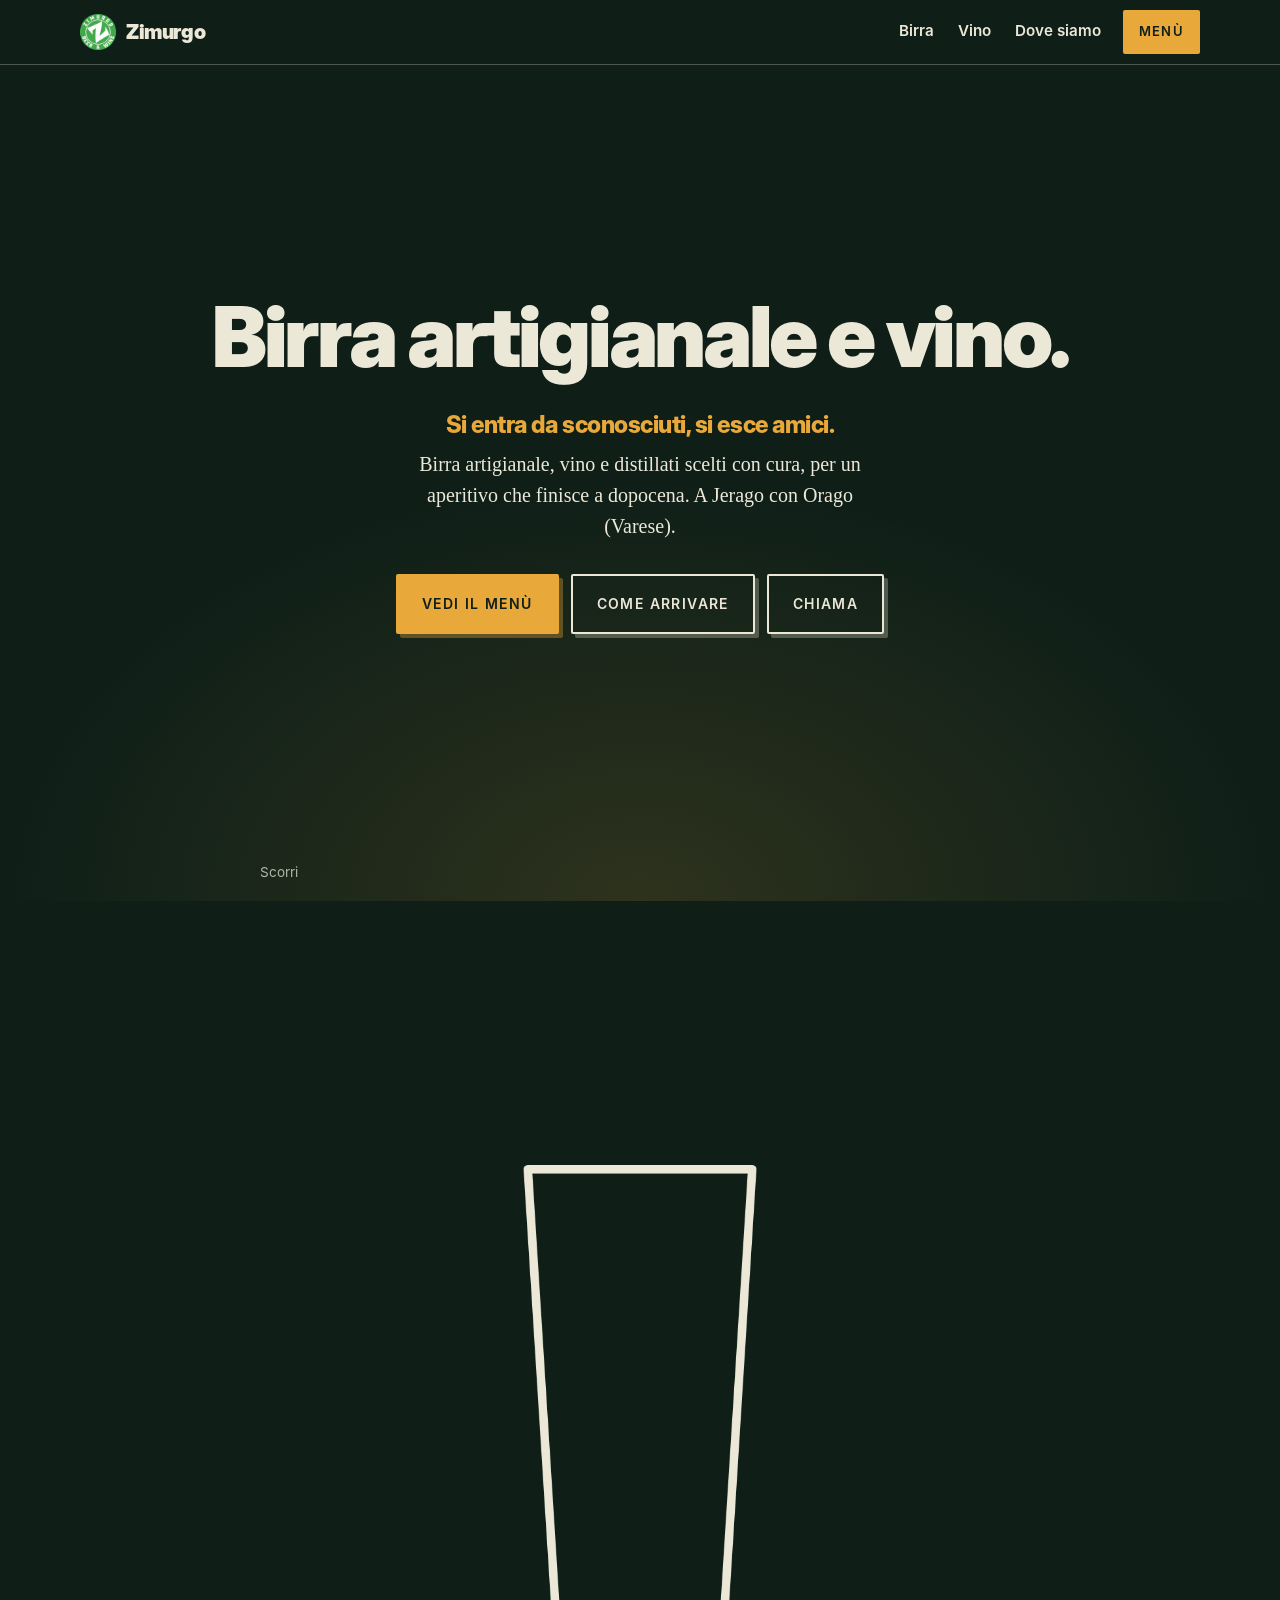
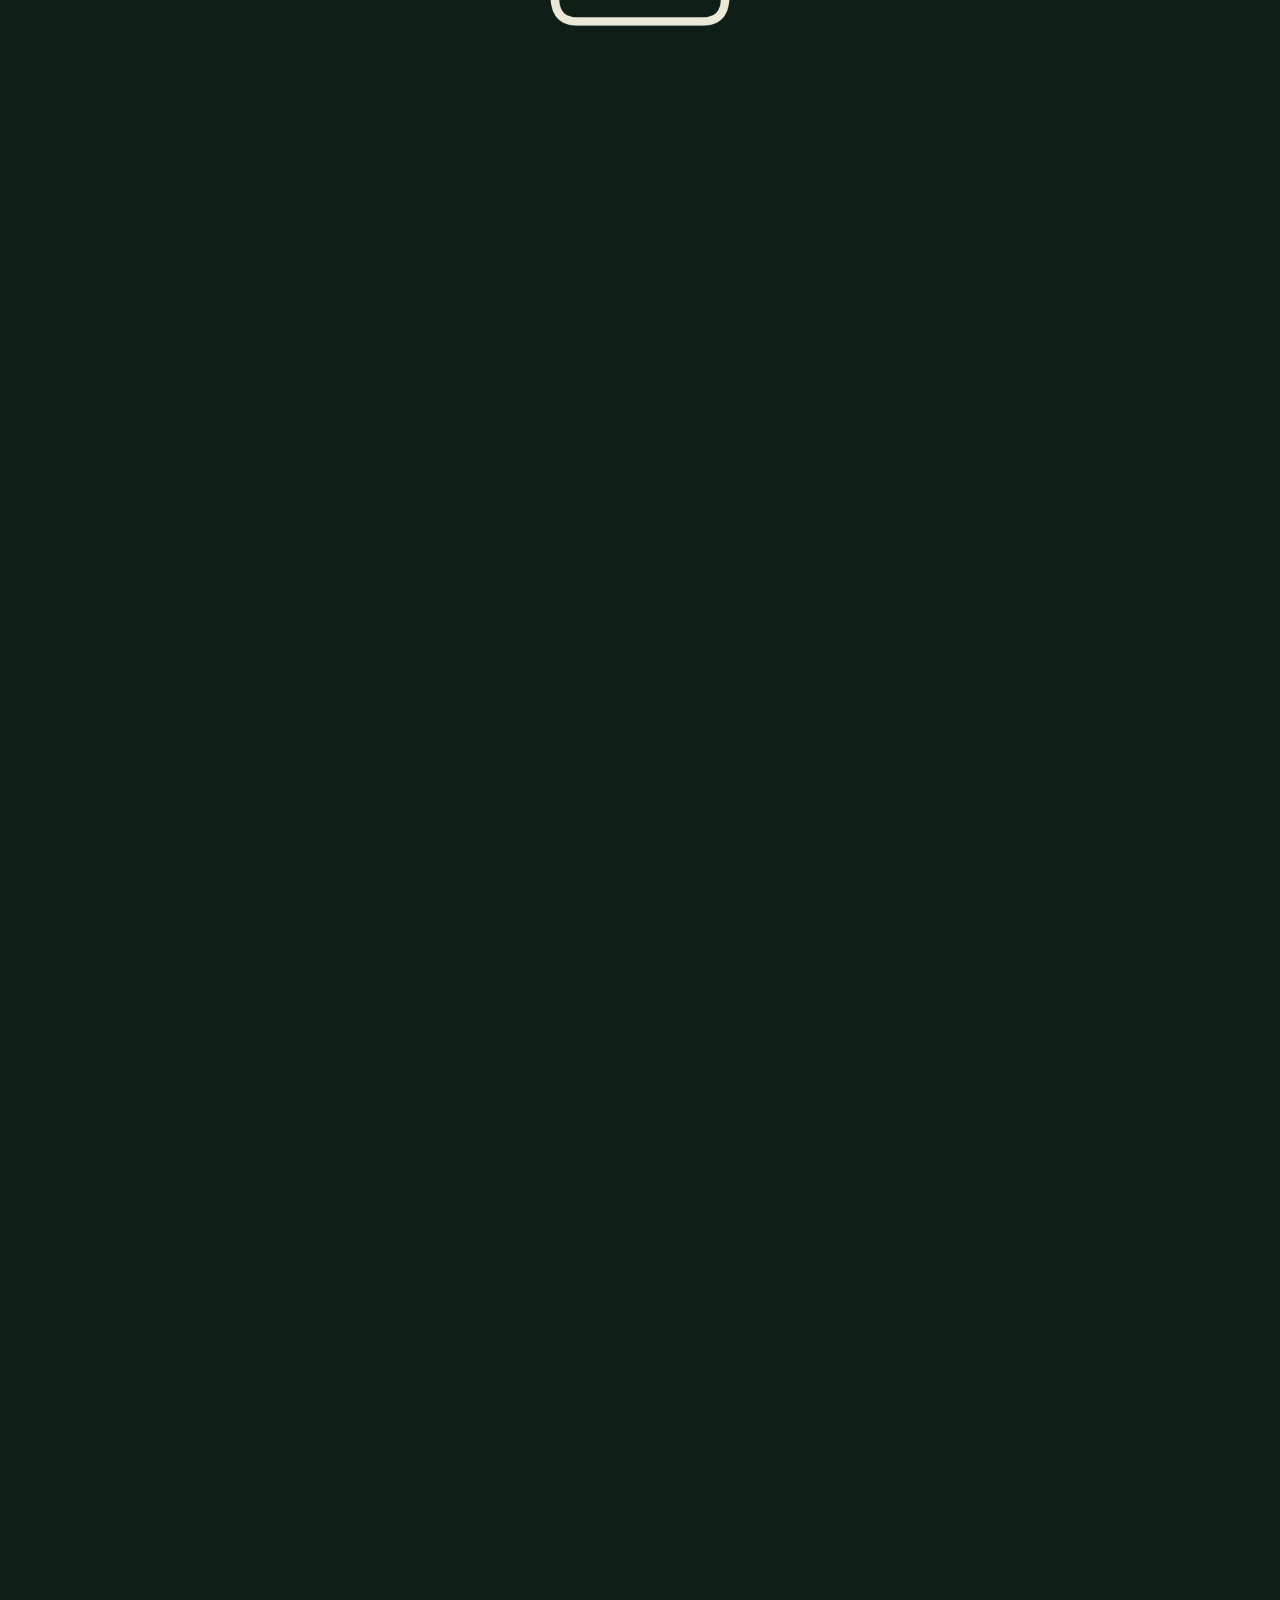
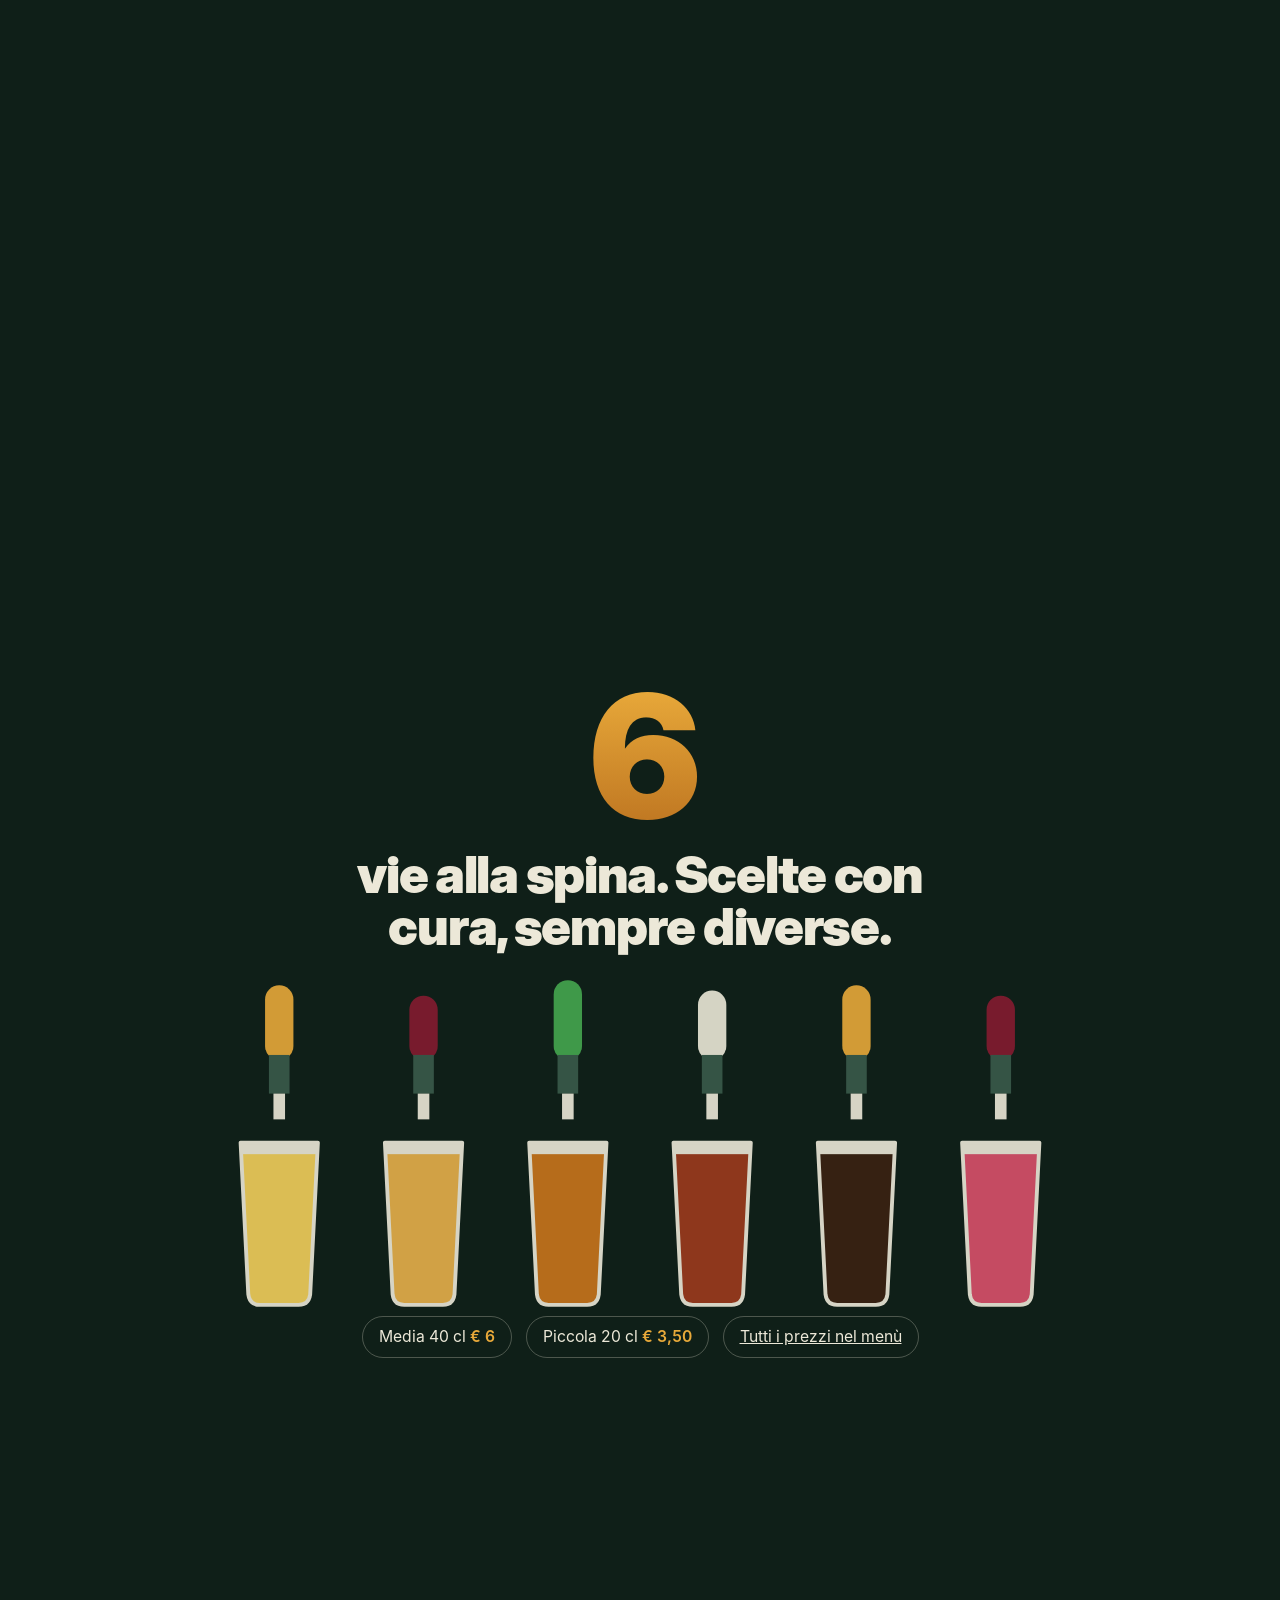
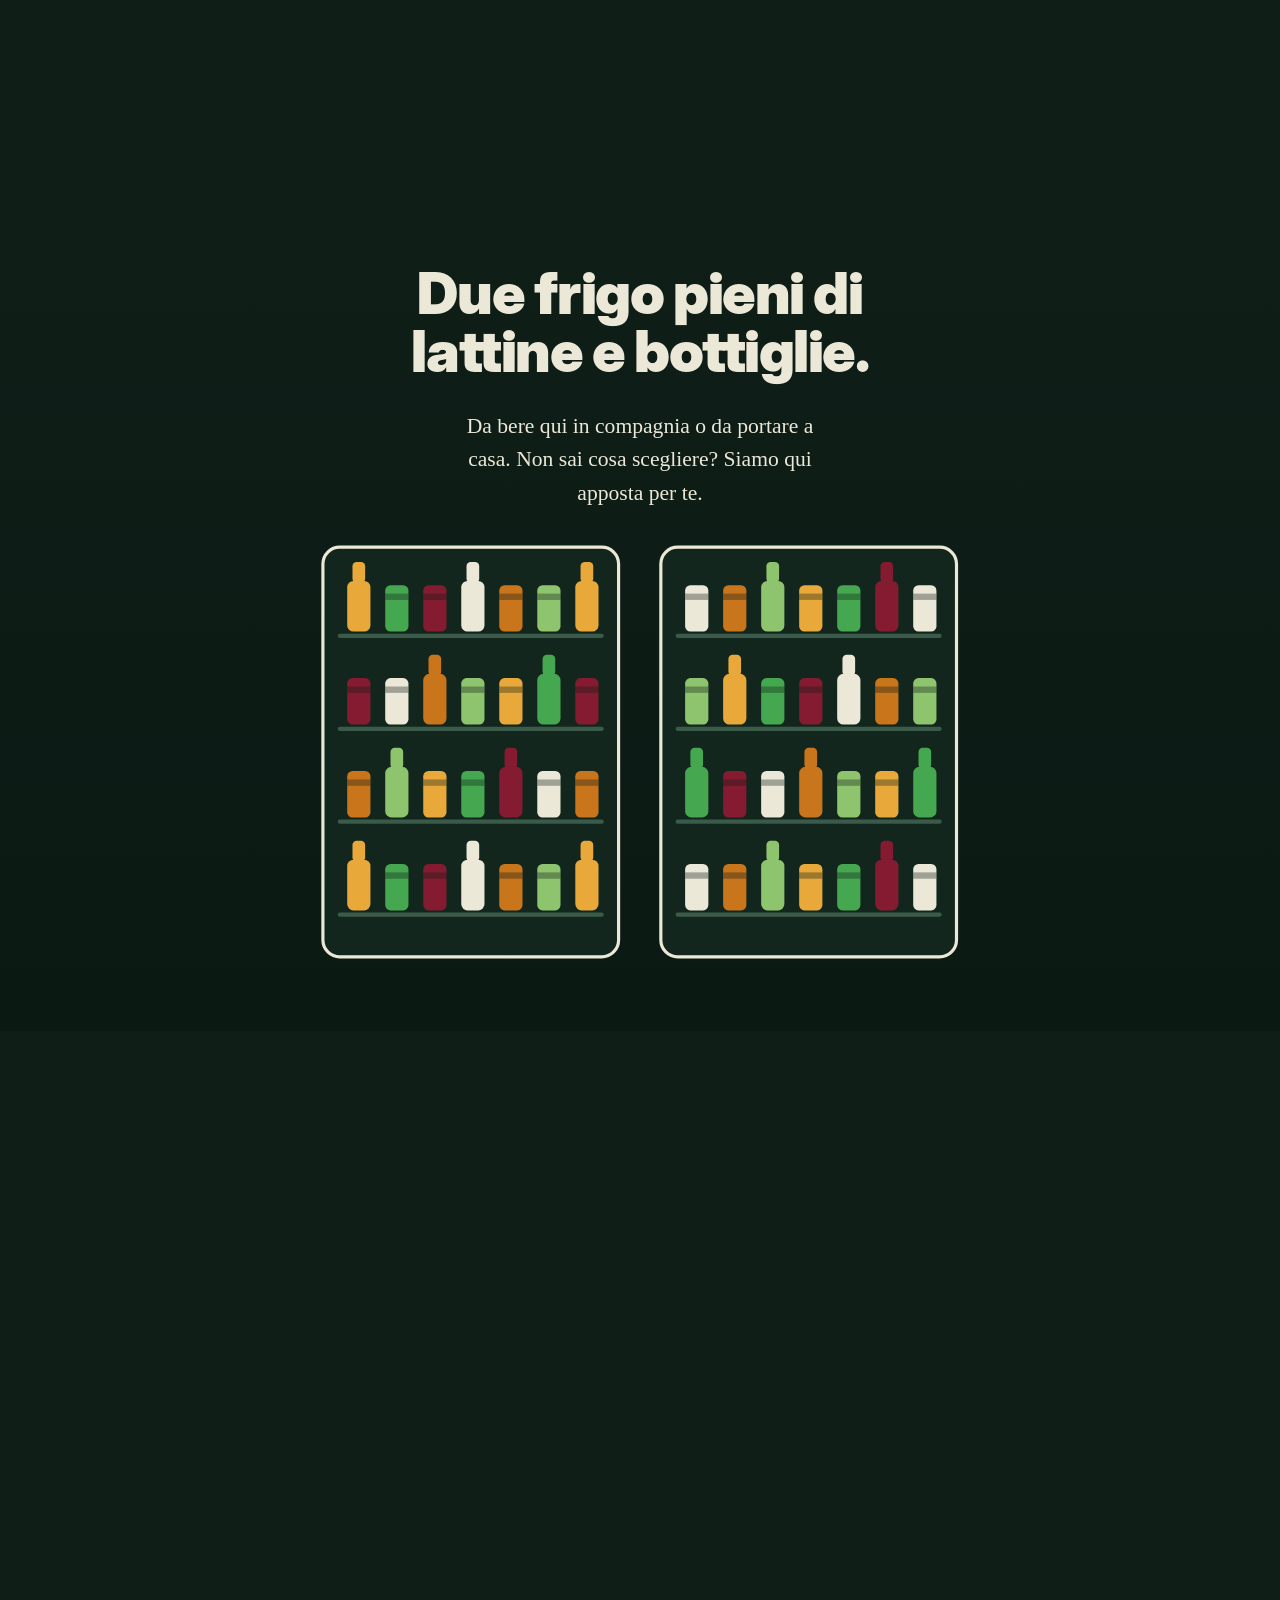
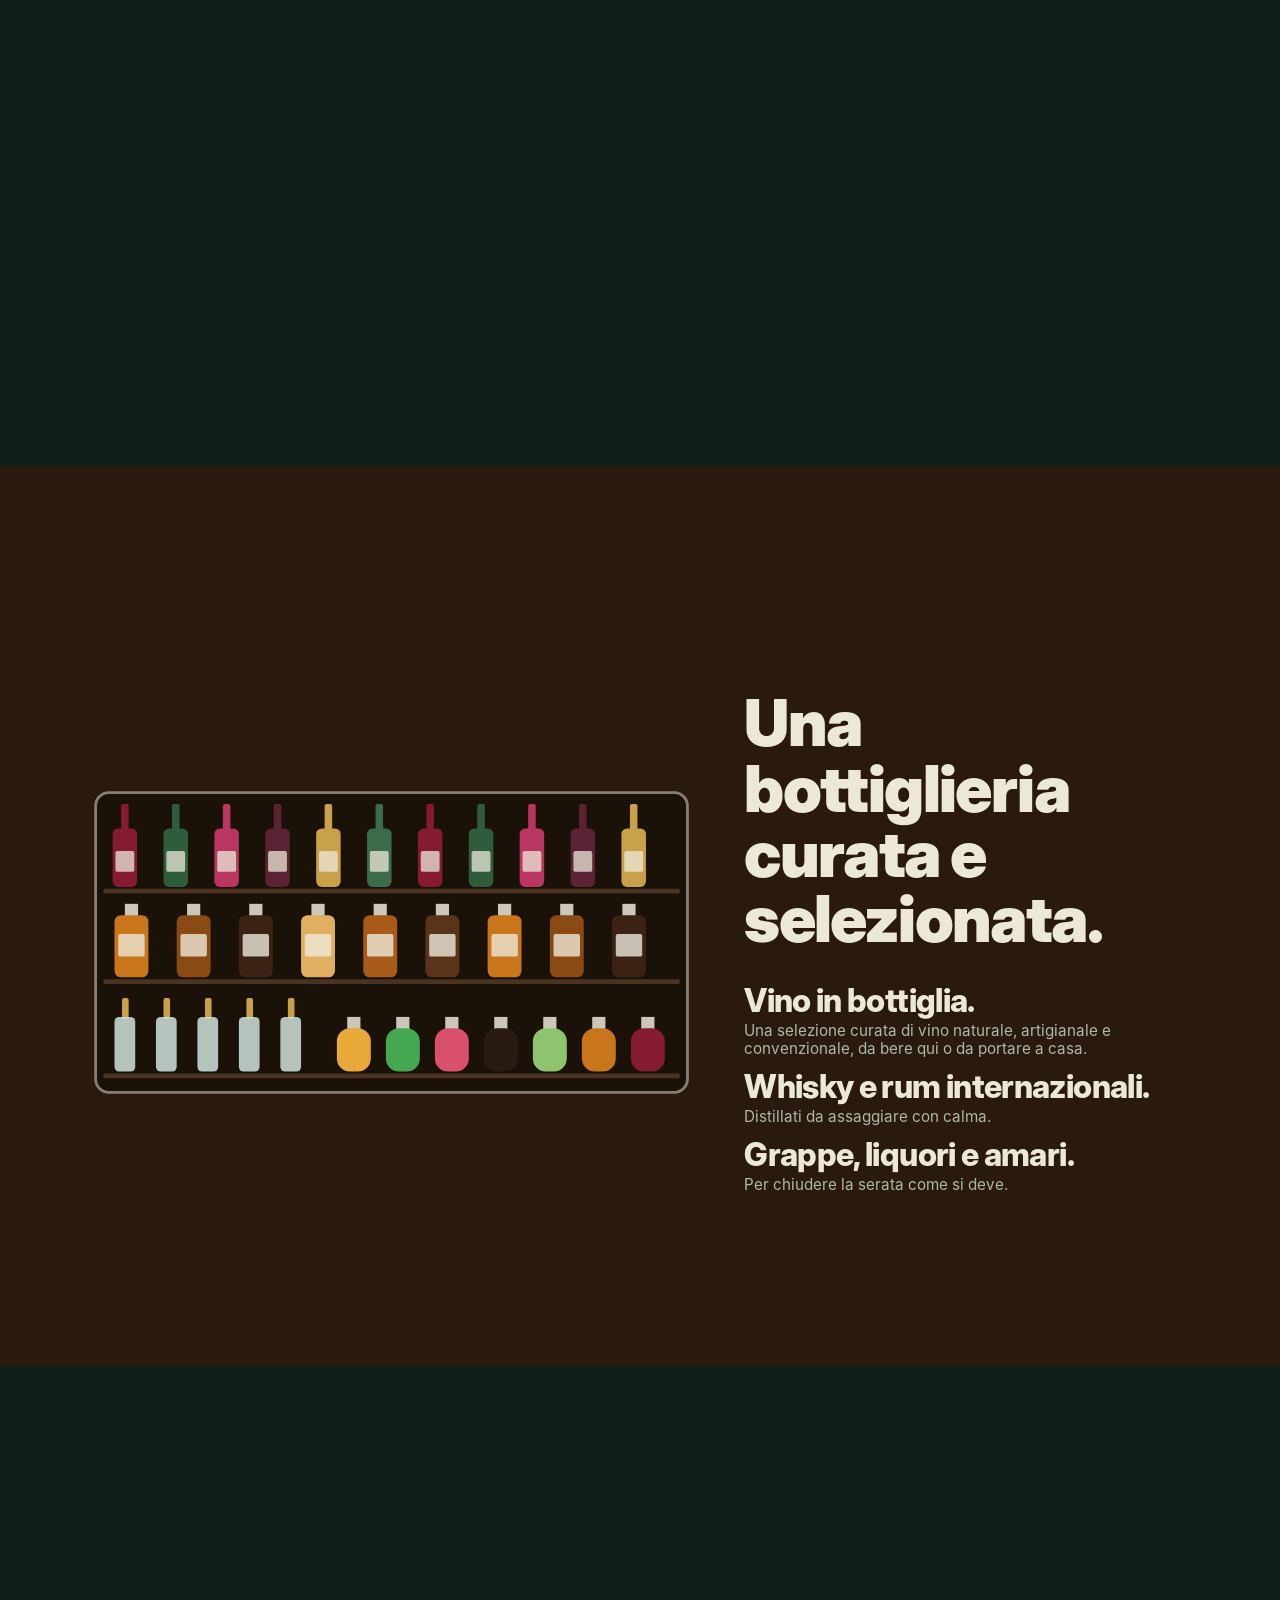
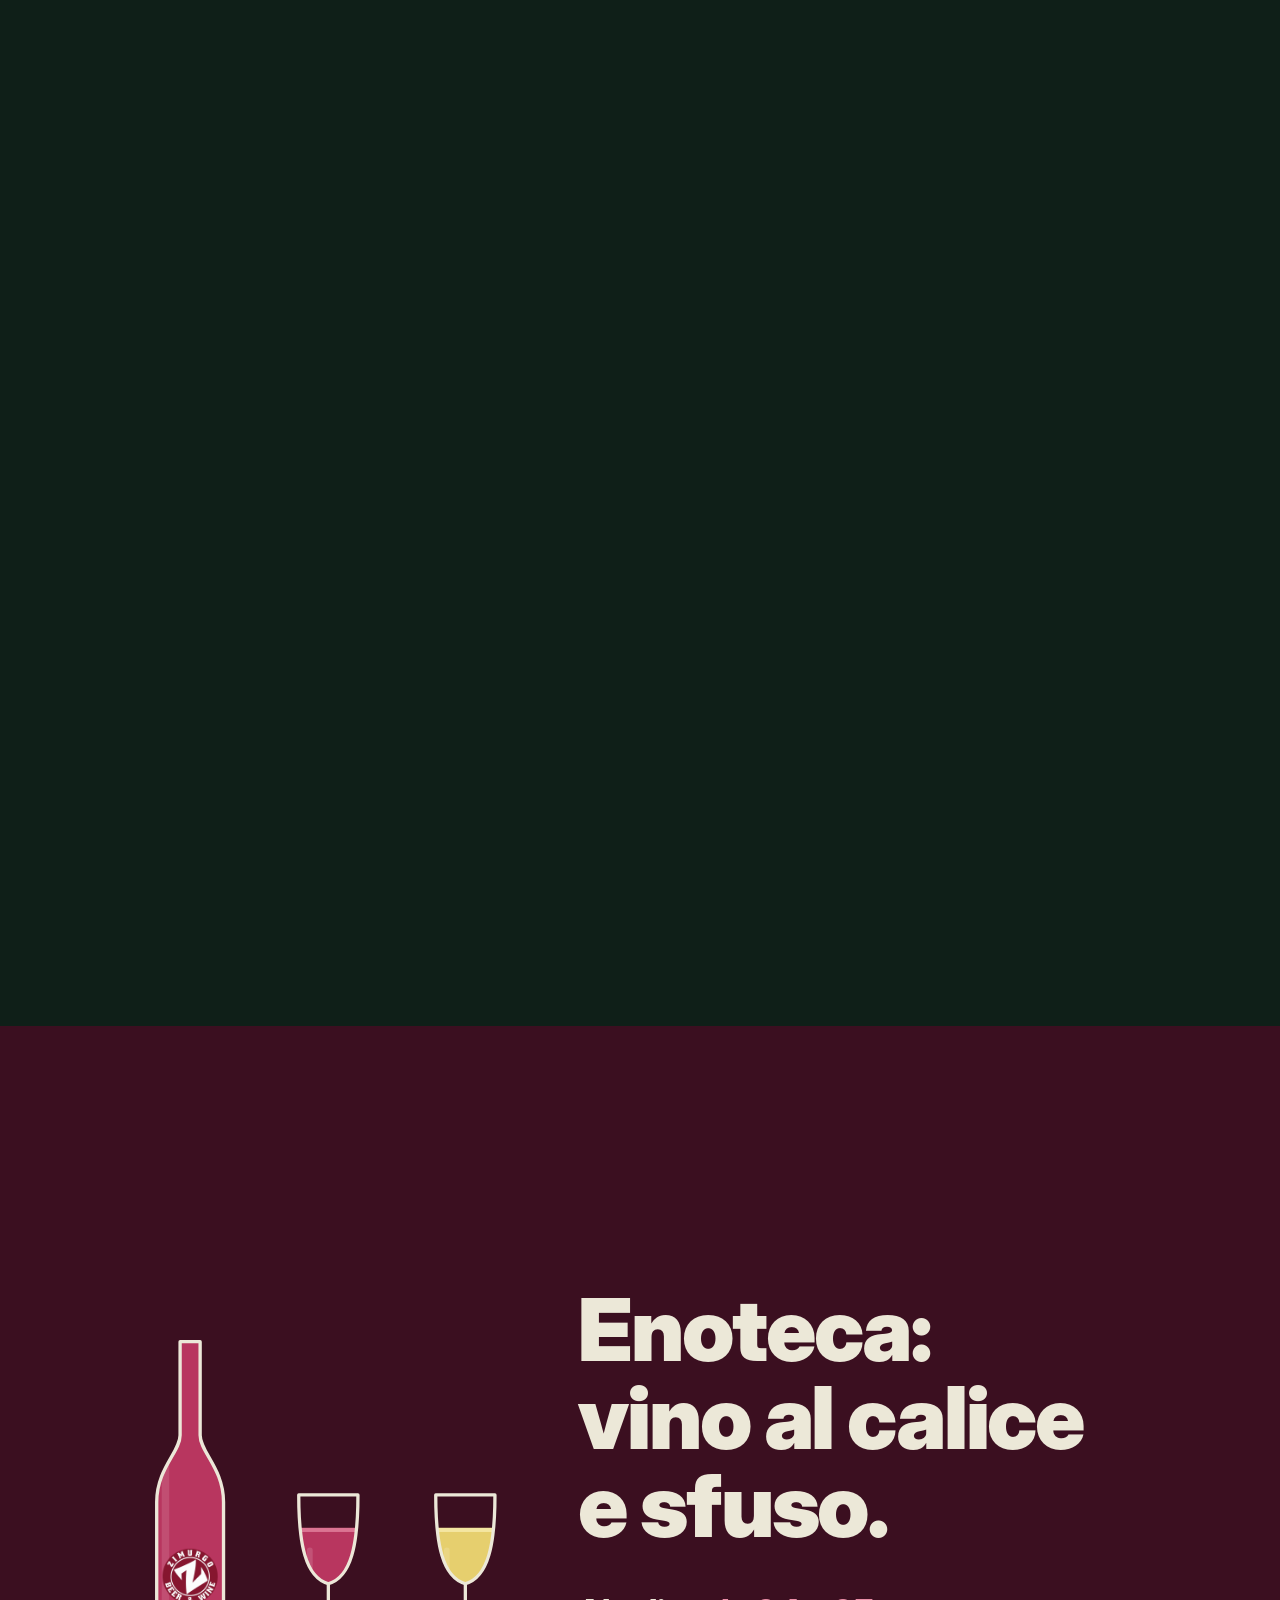
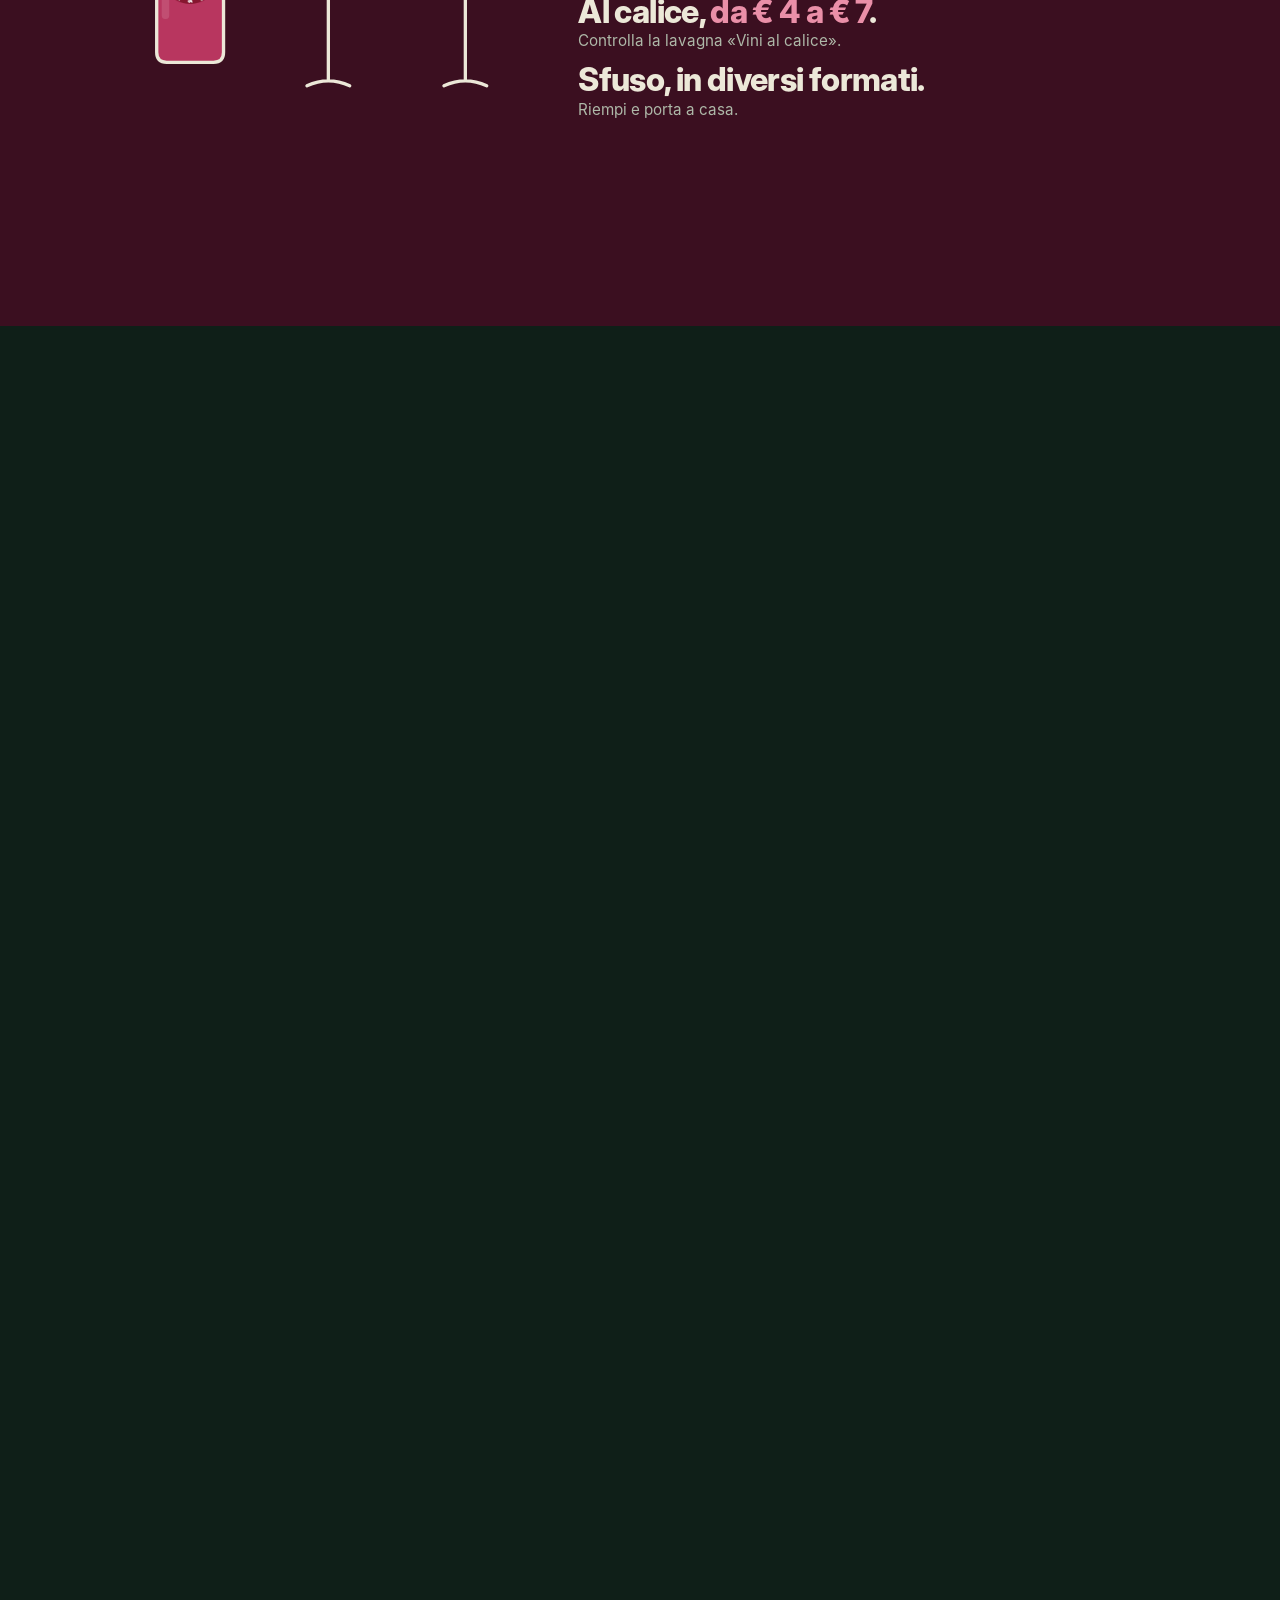
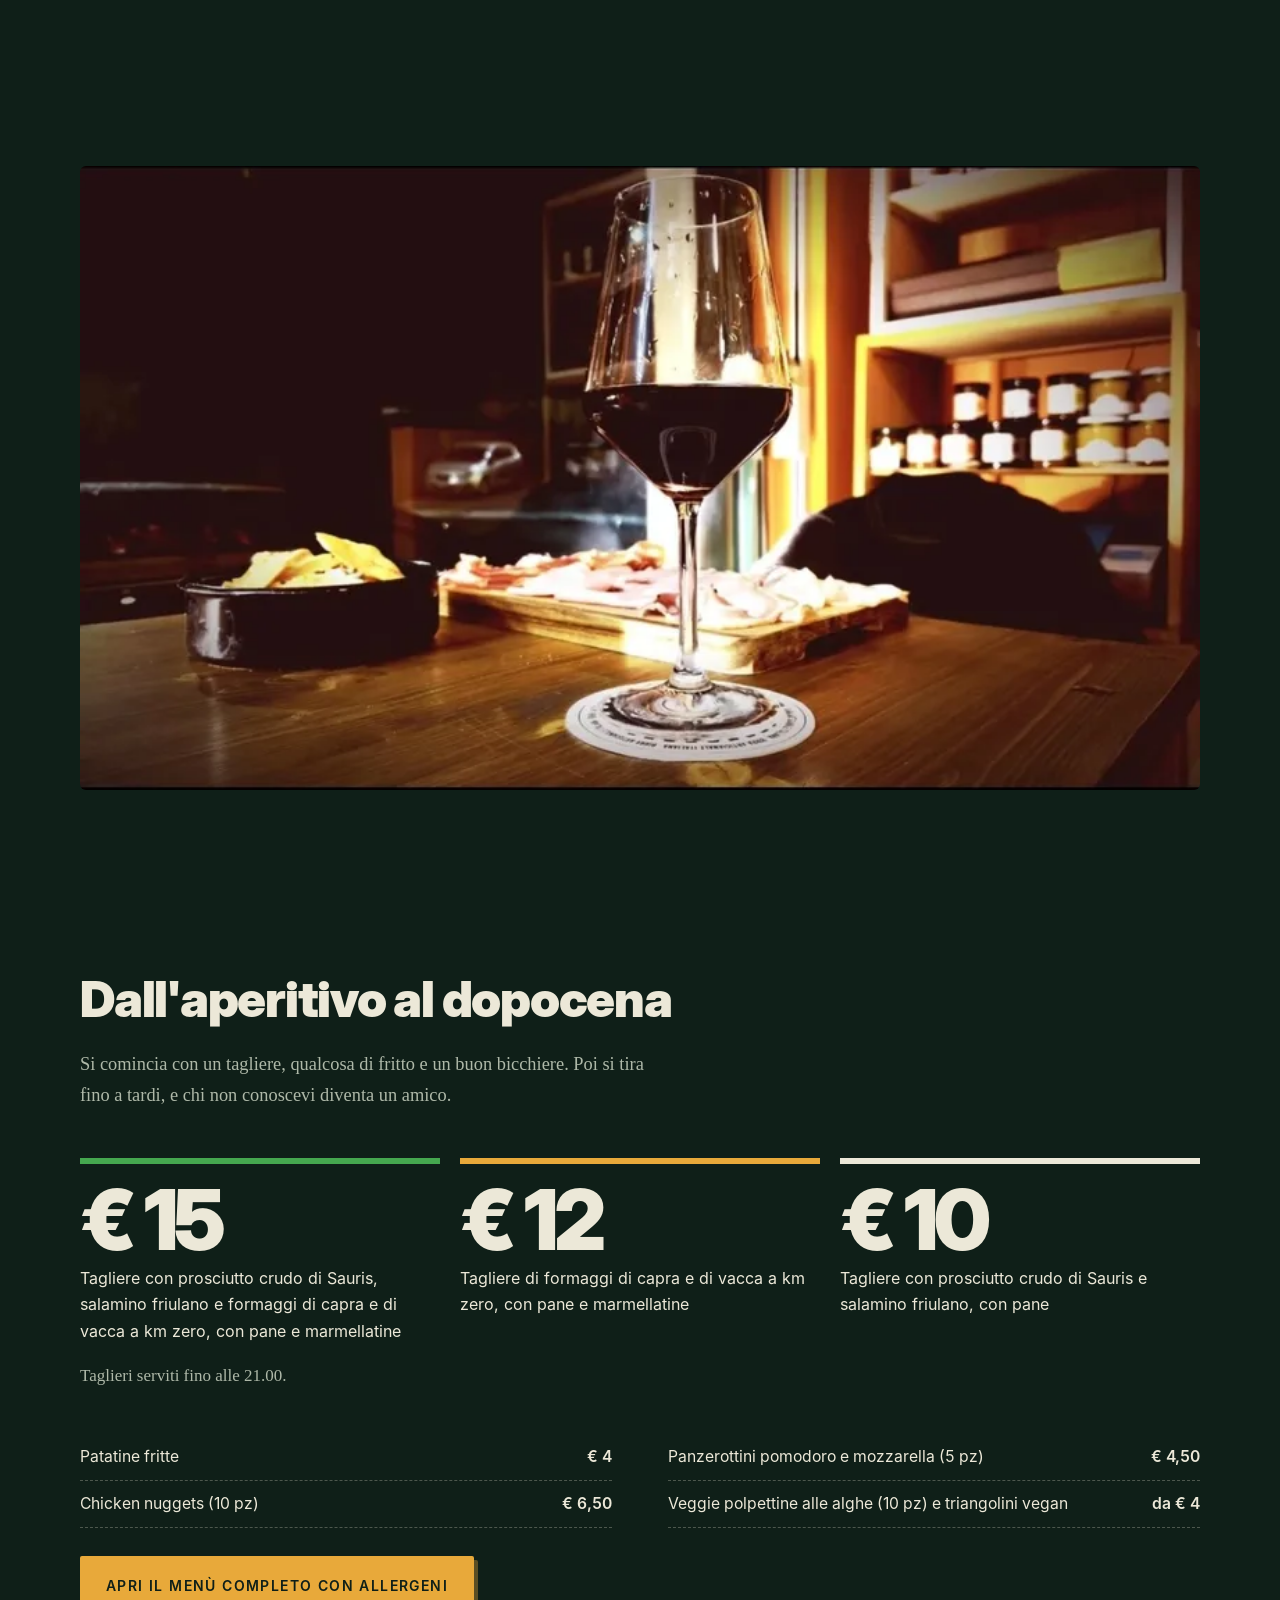
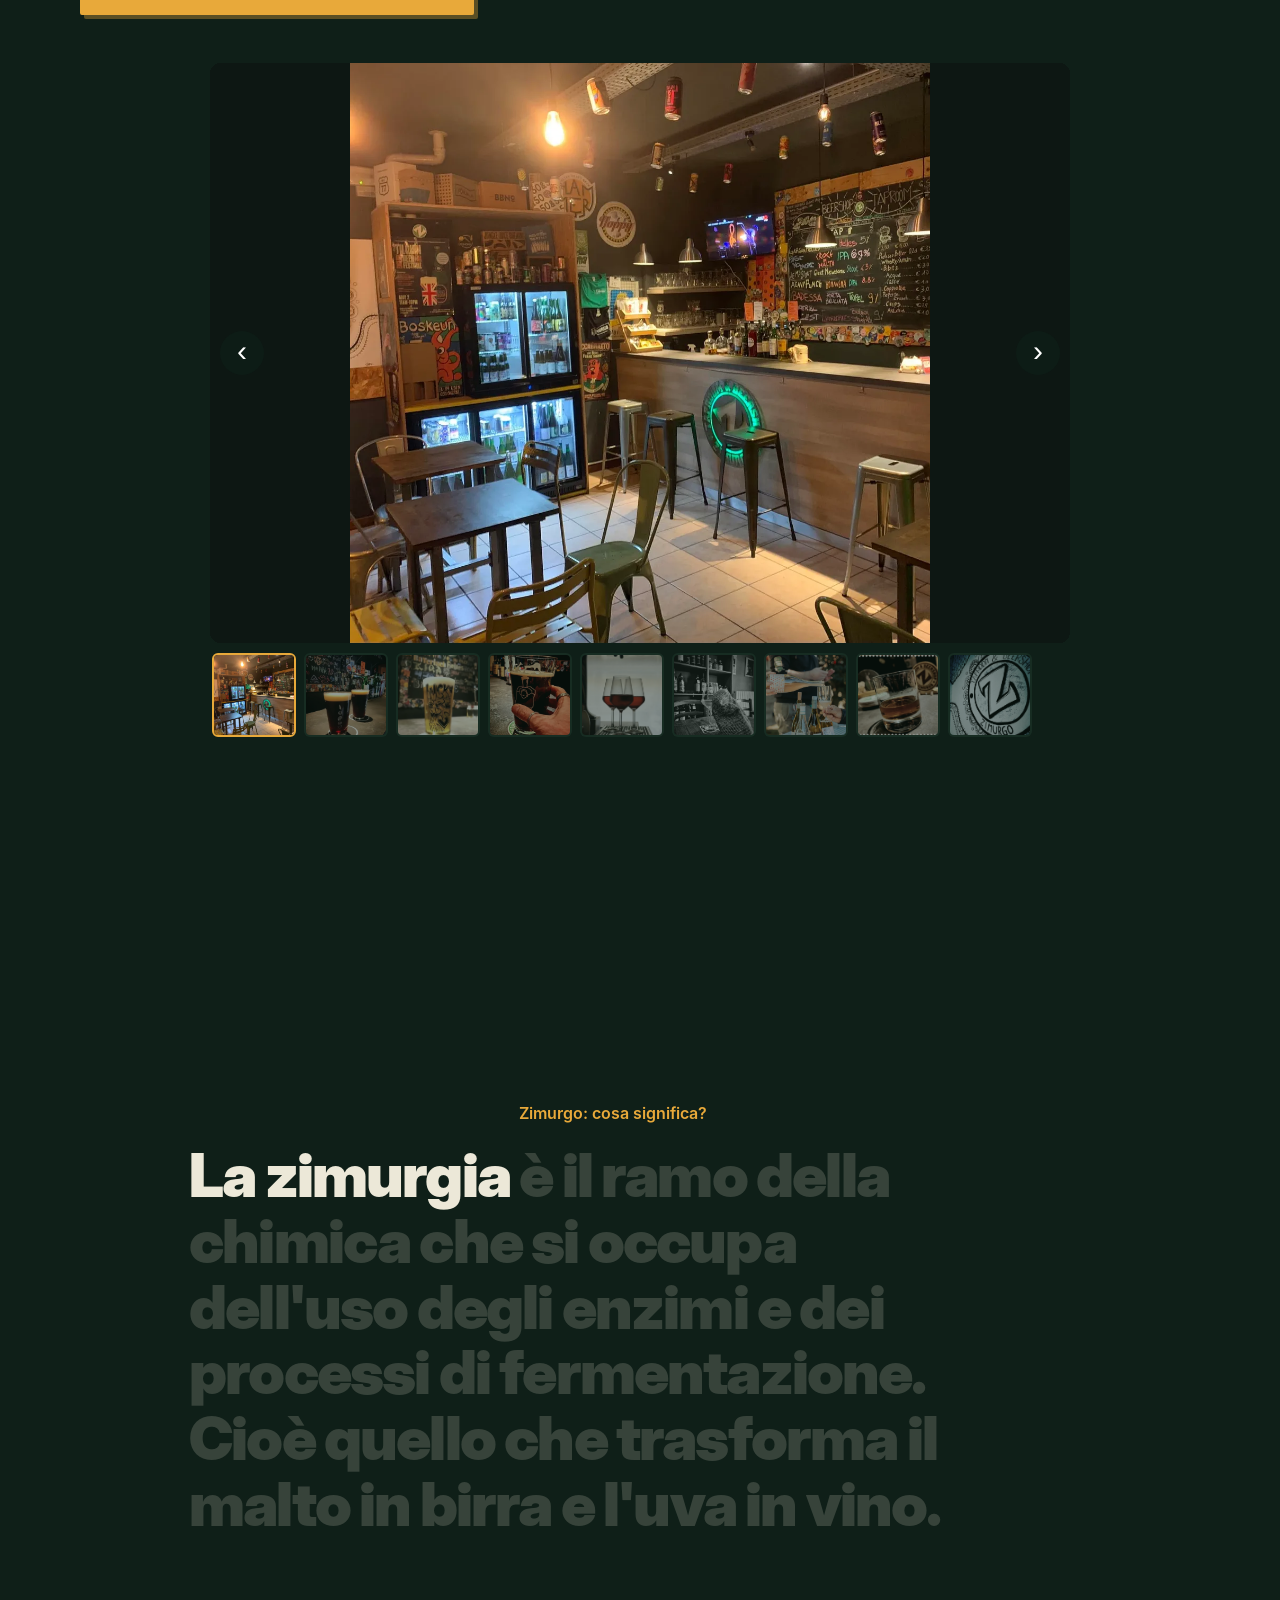
<file: index.html>
<!doctype html>
<html lang="it">
<head>
<meta charset="utf-8">
<meta name="viewport" content="width=device-width, initial-scale=1">
<title>Zimurgo | Social pub, birreria, enoteca e beer shop a Jerago con Orago (Varese)</title>
<meta name="description" content="Social pub, birreria, enoteca e beer shop a Jerago con Orago (VA), a 10 minuti da Gallarate e 20 da Varese: 6 birre artigianali alla spina, lattine e bottiglie, vino al calice e sfuso, whisky, rum, grappe, amari e taglieri. Aperto fino all'1 il venerdì e il sabato.">
<link rel="canonical" href="https://www.zimurgo.it/">
<meta name="theme-color" content="#0f1f18">
<meta name="robots" content="index, follow, max-image-preview:large, max-snippet:-1">
<link rel="icon" href="favicon-32.png" sizes="32x32" type="image/png">
<link rel="icon" href="icon-192.png" sizes="192x192" type="image/png">
<link rel="apple-touch-icon" href="apple-touch-icon.png">
<link rel="preload" href="display-black.woff" as="font" type="font/woff" crossorigin>
<link rel="preload" href="logo-verde.png" as="image">
<link rel="stylesheet" href="style.css">
<link rel="stylesheet" href="scenes.css">
<link rel="stylesheet" href="bottoni.css">

<meta property="og:type" content="website">
<meta property="og:locale" content="it_IT">
<meta property="og:site_name" content="Zimurgo Beer &amp; Wine">
<meta property="og:title" content="Zimurgo | Social pub, birreria, enoteca e beer shop a Jerago con Orago (Varese)">
<meta property="og:description" content="Social pub, birreria, enoteca e beer shop in provincia di Varese: 6 birre artigianali alla spina in rotazione, lattine e bottiglie, vino sfuso e al calice, distillati. Da bere qui in compagnia o da portare a casa.">
<meta property="og:url" content="https://www.zimurgo.it/">
<meta property="og:image" content="https://www.zimurgo.it/og-image.png">
<meta property="og:image:width" content="1200">
<meta property="og:image:height" content="630">
<meta property="og:image:alt" content="Zimurgo Beer &amp; Wine: birra artigianale e vino, alla spina e in bottiglia">
<meta name="twitter:card" content="summary_large_image">

<script type="application/ld+json">
{
  "@context": "https://schema.org",
  "@graph": [
    {
      "@type": ["BarOrPub", "LiquorStore"],
      "@id": "https://www.zimurgo.it/#locale",
      "name": "Zimurgo Beer & Wine",
      "alternateName": ["Zimurgo Social Pub", "Zimurgo Beer Shop", "Zimurgo Birreria", "Zimurgo Enoteca", "Lo Zimbu", "Zimurgo"],
      "keywords": "social pub, social hub, pub, birreria, enoteca, beer shop, birra artigianale, birra alla spina, bottiglieria, vino sfuso, vino al calice, whisky, rum, grappe, amari, aperitivo, Jerago con Orago, Gallarate, Varese",
      "description": "Social pub, birreria, enoteca e beer shop a Jerago con Orago (Varese), da bere qui in compagnia o da portare a casa: birra artigianale alla spina (6 vie in rotazione), lattine e bottiglie, vino sfuso, vino al calice e bottiglieria selezionata. Taglieri e fritti per aperitivo e dopocena.",
      "url": "https://www.zimurgo.it/",
      "image": [
        "https://www.zimurgo.it/og-image.png",
        "https://www.zimurgo.it/interno-bancone.webp",
        "https://www.zimurgo.it/brindisi.webp",
        "https://www.zimurgo.it/vino-tagliere.webp"
      ],
      "logo": "https://www.zimurgo.it/logo-verde.png",
      "telephone": "+39 347 1686269",
      "email": "zimurgo@libero.it",
      "priceRange": "€3–€15",
      "openingHoursSpecification": [
        { "@type": "OpeningHoursSpecification", "dayOfWeek": ["Monday", "Wednesday", "Thursday", "Friday", "Saturday", "Sunday"], "opens": "10:00", "closes": "12:30" },
        { "@type": "OpeningHoursSpecification", "dayOfWeek": ["Sunday", "Monday", "Wednesday", "Thursday"], "opens": "16:00", "closes": "00:00" },
        { "@type": "OpeningHoursSpecification", "dayOfWeek": ["Friday", "Saturday"], "opens": "16:00", "closes": "01:00" }
      ],
      "servesCuisine": ["Birra artigianale", "Vino", "Taglieri", "Finger food"],
      "hasMenu": "https://www.zimurgo.it/menu.html",
      "address": {
        "@type": "PostalAddress",
        "streetAddress": "Via Varesina 22",
        "addressLocality": "Jerago con Orago",
        "addressRegion": "VA",
        "postalCode": "21040",
        "addressCountry": "IT"
      },
      "areaServed": ["Jerago con Orago", "Gallarate", "Provincia di Varese"],
      "sameAs": [
        "https://www.instagram.com/zimurgobeerwine/",
        "https://www.facebook.com/745398318873587"
      ],
      "parentOrganization": { "@id": "https://www.zimurgo.it/#azienda" }
    },
    {
      "@type": "Organization",
      "@id": "https://www.zimurgo.it/#azienda",
      "legalName": "ZIMURGO SNC DI CHRISTIAN CESARE COLNAGO & MATTEO FORRESU",
      "name": "Zimurgo Beer & Wine",
      "vatID": "IT03444860120",
      "url": "https://www.zimurgo.it/",
      "email": "zimurgo@libero.it",
      "telephone": "+39 347 1686269"
    },
    {
      "@type": "WebSite",
      "@id": "https://www.zimurgo.it/#sito",
      "url": "https://www.zimurgo.it/",
      "name": "Zimurgo Beer & Wine",
      "inLanguage": "it-IT",
      "publisher": { "@id": "https://www.zimurgo.it/#azienda" }
    },
    {
      "@type": "FAQPage",
      "mainEntity": [
        {
          "@type": "Question",
          "name": "Quali sono gli orari di apertura di Zimurgo?",
          "acceptedAnswer": { "@type": "Answer", "text": "Martedì chiuso. Gli altri giorni siamo aperti la mattina dalle 10:00 alle 12:30 e il pomeriggio e la sera dalle 16:00 alle 00:00 da domenica a giovedì, dalle 16:00 all'1:00 il venerdì e il sabato. Per aperture straordinarie guarda Instagram e Facebook." }
        },
        {
          "@type": "Question",
          "name": "Quante birre artigianali avete alla spina?",
          "acceptedAnswer": { "@type": "Answer", "text": "Sei vie alla spina in continua rotazione, più due frigoriferi pieni di lattine e bottiglie di birra artigianale, da bere nel locale o da portare a casa. L'elenco aggiornato è sulla lavagna in locale." }
        },
        {
          "@type": "Question",
          "name": "Quanto costa una birra alla spina?",
          "acceptedAnswer": { "@type": "Answer", "text": "La birra media da 40 cl costa 6 euro e la piccola da 20 cl costa 3,50 euro. Per le birre contrassegnate sulla lavagna il prezzo sale a 6,50 o 7 euro (40 cl) e a 4 o 4,50 euro (20 cl)." }
        },
        {
          "@type": "Question",
          "name": "Avete vino sfuso e vino al calice?",
          "acceptedAnswer": { "@type": "Answer", "text": "Sì. Il vino sfuso è disponibile in diversi formati, i vini in mescita al calice vanno da 4 a 7 euro." }
        },
        {
          "@type": "Question",
          "name": "Che cos'è un social pub?",
          "acceptedAnswer": { "@type": "Answer", "text": "Un social pub è un locale pensato per stare insieme: un bancone dove si parla con tutti, tavoli dove ci si siede accanto a chi non si conosce, birra artigianale, vino e distillati scelti con cura. Zimurgo è un social pub e un piccolo social hub di Jerago con Orago: si entra da sconosciuti e si esce amici." }
        },
        {
          "@type": "Question",
          "name": "Zimurgo è un pub, una birreria, un'enoteca o un beer shop?",
          "acceptedAnswer": { "@type": "Answer", "text": "Tutte e quattro. Pub e birreria per bere in compagnia, con 6 birre artigianali alla spina in rotazione. Beer shop con lattine e bottiglie di birra artigianale, da bere nel locale oppure da portare a casa. Enoteca per il vino al calice e sfuso (questo solo da asporto) e bottiglieria con vari vini artigianali, naturali e convenzionali, con in più whisky, rum, grappe, liquori e amari." }
        },
        {
          "@type": "Question",
          "name": "Si può mangiare da Zimurgo?",
          "acceptedAnswer": { "@type": "Answer", "text": "Sì: taglieri di prosciutto crudo, salame e formaggi (fino alle 21.00), patatine fritte, chicken nuggets, polpettine veggie, panzerottini e triangolini vegani, con diverse salse." }
        },
        {
          "@type": "Question",
          "name": "C'è parcheggio vicino al locale?",
          "acceptedAnswer": { "@type": "Answer", "text": "Sì, è gratuito: di fronte al locale in Via Varesina 22 e nelle vie Cesare Battisti, Autostrada, Bonomi, Guglielmo Marconi ed Enrico Fermi, a Jerago con Orago." }
        }
      ]
    }
  ]
}
</script>
</head>
<body>
<a class="skip" href="#contenuto">Vai al contenuto</a>

<header class="site-head">
  <div class="wrap">
    <a class="brand" href="./" aria-label="Zimurgo Beer &amp; Wine, home">
      <img src="logo-verde-sm.png" alt="" width="36" height="36">
      Zimurgo
    </a>
    <nav class="nav" aria-label="Principale">
      <a href="#birra">Birra</a>
      <a href="#vino">Vino</a>
      <a href="#dove">Dove siamo</a>
      <a class="nav-pill" href="menu.html">Menù</a>
    </nav>
  </div>
</header>

<main id="contenuto">

<section class="hero-intro" aria-label="Zimurgo">
  <div class="hero-copy">
      <h1>Birra artigianale e vino.</h1>
      <p class="lead"><span class="hook">Si entra da sconosciuti, si esce amici.</span> Birra artigianale, vino e distillati scelti con cura, per un aperitivo che finisce a dopocena. A Jerago con Orago (Varese).</p>
      <div class="btn-row">
        <a class="btn btn--main" href="menu.html">Vedi il menù</a>
        <a class="btn" href="https://www.google.com/maps/dir/?api=1&amp;destination=Via+Varesina+22,+21040+Jerago+con+Orago+VA" target="_blank" rel="noopener">Come arrivare</a>
        <a class="btn" href="tel:+393471686269" target="_top">Chiama</a>
      </div>
    </div>
  <p class="scroll-hint" aria-hidden="true">Scorri</p>
</section>

<section class="scene scene--hero" data-scene="hero" style="--h:300svh">
  <div class="stage">
    <div class="glass" aria-hidden="true">
      <svg viewBox="0 0 200 300">
        <defs><clipPath id="pint"><path d="M34 24H166L150 278Q149 290 137 290H63Q51 290 50 278Z"/></clipPath></defs>
        <g clip-path="url(#pint)">
          <g class="liq fill">
          <rect x="20" y="60" width="160" height="240" fill="#e8a93a"/>
          <rect x="20" y="170" width="160" height="130" fill="#c9751c" opacity=".35"/>
          <path d="M20 24H180V70C165 82 150 64 135 75S105 84 90 73 60 68 45 77 28 70 20 72Z" fill="#ece8d8"/>
          <circle cx="78" cy="220" r="3" fill="#fff" opacity=".35"/><circle cx="112" cy="190" r="2.5" fill="#fff" opacity=".35"/><circle cx="96" cy="250" r="3.5" fill="#fff" opacity=".3"/><circle cx="128" cy="236" r="2" fill="#fff" opacity=".35"/><circle cx="70" cy="150" r="2" fill="#fff" opacity=".3"/><circle cx="120" cy="130" r="3" fill="#fff" opacity=".3"/>
          <rect x="52" y="92" width="8" height="150" rx="4" fill="#fff" opacity=".14"/>
          </g>
        </g>
        <path class="liq" d="M34 24H166L150 278Q149 290 137 290H63Q51 290 50 278Z" fill="none" stroke="#ece8d8" stroke-width="5" stroke-linejoin="round"/>
      </svg>
      <img class="lgo" src="logo-verde.png" alt="" width="512" height="512" decoding="async">
    </div>
  </div>
</section>

<section class="section section--panel" id="eventi" hidden>
  <div class="wrap">
    <div class="section-head"><h2>Novità ed eventi</h2></div>
    <ul class="events" id="events-list"></ul>
  </div>
</section>

<section class="scene scene--taps" id="birra" data-scene="taps" style="--h:310svh">
  <div class="stage">
    <div class="fade-in" aria-hidden="true"></div>
    <p class="big-num" aria-hidden="true">6</p>
    <h2><span class="sr">Sei </span>vie alla spina. Scelte con cura, sempre diverse.</h2>
    <svg class="tapsvg" viewBox="0 0 760 266" role="img" aria-label="Sei vie alla spina, sei bicchieri: chiara, torbida, ambrata, rossa, scura, acida"><defs><clipPath id="gl0"><path d="M70 128H130L124 246Q123 254 115 254H85Q77 254 76 246Z"/></clipPath><clipPath id="gl1"><path d="M182 128H242L236 246Q235 254 227 254H197Q189 254 188 246Z"/></clipPath><clipPath id="gl2"><path d="M294 128H354L348 246Q347 254 339 254H309Q301 254 300 246Z"/></clipPath><clipPath id="gl3"><path d="M406 128H466L460 246Q459 254 451 254H421Q413 254 412 246Z"/></clipPath><clipPath id="gl4"><path d="M518 128H578L572 246Q571 254 563 254H533Q525 254 524 246Z"/></clipPath><clipPath id="gl5"><path d="M630 128H690L684 246Q683 254 675 254H645Q637 254 636 246Z"/></clipPath></defs>
        <g class="tap" data-i="0"><rect x="89" y="6" width="22" height="58" rx="11" fill="#e8a93a"/><rect x="92" y="60" width="16" height="30" fill="#3a5a4a"/><rect x="95.5" y="90" width="9" height="20" fill="#ece8d8"/><rect class="stream" x="98" y="112" width="4" height="140" rx="2" fill="#f2cf5b"/><g clip-path="url(#gl0)"><g class="liq"><rect x="68" y="128" width="64" height="132" fill="#f2cf5b"/><rect x="68" y="128" width="64" height="9" fill="#ece8d8"/></g></g><path d="M70 128H130L124 246Q123 254 115 254H85Q77 254 76 246Z" fill="none" stroke="#ece8d8" stroke-width="3" stroke-linejoin="round"/></g>
        <g class="tap" data-i="1"><rect x="201" y="14" width="22" height="50" rx="11" fill="#841b30"/><rect x="204" y="60" width="16" height="30" fill="#3a5a4a"/><rect x="207.5" y="90" width="9" height="20" fill="#ece8d8"/><rect class="stream" x="210" y="112" width="4" height="140" rx="2" fill="#e6b04a"/><g clip-path="url(#gl1)"><g class="liq"><rect x="180" y="128" width="64" height="132" fill="#e6b04a"/><rect x="180" y="128" width="64" height="9" fill="#ece8d8"/></g></g><path d="M182 128H242L236 246Q235 254 227 254H197Q189 254 188 246Z" fill="none" stroke="#ece8d8" stroke-width="3" stroke-linejoin="round"/></g>
        <g class="tap" data-i="2"><rect x="313" y="2" width="22" height="62" rx="11" fill="#45a74f"/><rect x="316" y="60" width="16" height="30" fill="#3a5a4a"/><rect x="319.5" y="90" width="9" height="20" fill="#ece8d8"/><rect class="stream" x="322" y="112" width="4" height="140" rx="2" fill="#c9751c"/><g clip-path="url(#gl2)"><g class="liq"><rect x="292" y="128" width="64" height="132" fill="#c9751c"/><rect x="292" y="128" width="64" height="9" fill="#ece8d8"/></g></g><path d="M294 128H354L348 246Q347 254 339 254H309Q301 254 300 246Z" fill="none" stroke="#ece8d8" stroke-width="3" stroke-linejoin="round"/></g>
        <g class="tap" data-i="3"><rect x="425" y="10" width="22" height="54" rx="11" fill="#ece8d8"/><rect x="428" y="60" width="16" height="30" fill="#3a5a4a"/><rect x="431.5" y="90" width="9" height="20" fill="#ece8d8"/><rect class="stream" x="434" y="112" width="4" height="140" rx="2" fill="#9c3a1d"/><g clip-path="url(#gl3)"><g class="liq"><rect x="404" y="128" width="64" height="132" fill="#9c3a1d"/><rect x="404" y="128" width="64" height="9" fill="#ece8d8"/></g></g><path d="M406 128H466L460 246Q459 254 451 254H421Q413 254 412 246Z" fill="none" stroke="#ece8d8" stroke-width="3" stroke-linejoin="round"/></g>
        <g class="tap" data-i="4"><rect x="537" y="6" width="22" height="58" rx="11" fill="#e8a93a"/><rect x="540" y="60" width="16" height="30" fill="#3a5a4a"/><rect x="543.5" y="90" width="9" height="20" fill="#ece8d8"/><rect class="stream" x="546" y="112" width="4" height="140" rx="2" fill="#3b2212"/><g clip-path="url(#gl4)"><g class="liq"><rect x="516" y="128" width="64" height="132" fill="#3b2212"/><rect x="516" y="128" width="64" height="9" fill="#ece8d8"/></g></g><path d="M518 128H578L572 246Q571 254 563 254H533Q525 254 524 246Z" fill="none" stroke="#ece8d8" stroke-width="3" stroke-linejoin="round"/></g>
        <g class="tap" data-i="5"><rect x="649" y="14" width="22" height="50" rx="11" fill="#841b30"/><rect x="652" y="60" width="16" height="30" fill="#3a5a4a"/><rect x="655.5" y="90" width="9" height="20" fill="#ece8d8"/><rect class="stream" x="658" y="112" width="4" height="140" rx="2" fill="#d9506b"/><g clip-path="url(#gl5)"><g class="liq"><rect x="628" y="128" width="64" height="132" fill="#d9506b"/><rect x="628" y="128" width="64" height="9" fill="#ece8d8"/></g></g><path d="M630 128H690L684 246Q683 254 675 254H645Q637 254 636 246Z" fill="none" stroke="#ece8d8" stroke-width="3" stroke-linejoin="round"/></g>
        </svg>
    <ul class="chips">
      <li>Media 40 cl <strong>€ 6</strong></li>
      <li>Piccola 20 cl <strong>€ 3,50</strong></li>
      <li><a href="menu.html">Tutti i prezzi nel menù</a></li>
    </ul>
  </div>
</section>

<section class="scene scene--fridges" data-scene="fridges" style="--h:215svh">
  <div class="stage">
    <h2>Due frigo pieni di lattine e bottiglie.</h2>
    <p class="lead">Da bere qui in compagnia o da portare a casa. Non sai cosa scegliere? Siamo qui apposta per te.</p>
    <svg class="fridges" id="fridges" viewBox="0 0 640 420" role="img" aria-label="Due frigoriferi pieni di lattine e bottiglie"></svg>
  </div>
</section>

<section class="scene scene--cellar" id="vino" data-scene="cellar" style="--h:240svh">
  <div class="stage">
    <div class="cellar-grid">
      <svg class="cellar" id="cellar" viewBox="0 0 640 330" role="img" aria-label="Scaffali con bottiglie di vino, di whisky e rum, di grappe, liquori e amari"></svg>
      <div>
        <h2>Una bottiglieria curata e selezionata.</h2>
        <ul class="cellar-lines">
          <li>Vino in bottiglia.<span>Una selezione curata di vino naturale, artigianale e convenzionale, da bere qui o da portare a casa.</span></li>
          <li>Whisky e rum internazionali.<span>Distillati da assaggiare con calma.</span></li>
          <li>Grappe, liquori e amari.<span>Per chiudere la serata come si deve.</span></li>
        </ul>
      </div>
    </div>
  </div>
</section>

<section class="scene scene--wine" id="sfuso" data-scene="wine" style="--h:260svh">
  <div class="stage">
    <div class="wine-grid">
      <div class="wine-pair" aria-hidden="true">
      <div class="wine-bottle">
        <svg viewBox="0 0 120 400">
          <defs><clipPath id="bottle"><path d="M48 8H72V120C72 140 100 160 100 200V380Q100 392 88 392H32Q20 392 20 380V200C20 160 48 140 48 120Z"/></clipPath></defs>
          <g clip-path="url(#bottle)"><g class="wine-fill"><rect x="0" y="0" width="120" height="420" fill="#b8365f"/><rect x="0" y="0" width="120" height="6" fill="#ea8fa8" opacity=".7"/><rect x="26" y="40" width="9" height="300" rx="4" fill="#fff" opacity=".12"/></g></g>
          <image href="logo-vino.png" x="27" y="256" width="66" height="66"/>
          <path d="M48 8H72V120C72 140 100 160 100 200V380Q100 392 88 392H32Q20 392 20 380V200C20 160 48 140 48 120Z" fill="none" stroke="#ece8d8" stroke-width="4" stroke-linejoin="round"/>
        </svg>
      </div>
      <div class="wine-cup">
        <svg viewBox="0 0 120 260">
          <defs><clipPath id="calice"><path d="M24 12H96C96 72 88 112 60 120C32 112 24 72 24 12Z"/></clipPath></defs>
          <g clip-path="url(#calice)"><g class="cup-fill"><rect x="0" y="0" width="120" height="260" fill="#b8365f"/><rect x="0" y="0" width="120" height="5" fill="#ea8fa8" opacity=".7"/><rect x="34" y="24" width="7" height="70" rx="3.5" fill="#fff" opacity=".14"/></g></g>
          <path d="M24 12H96C96 72 88 112 60 120C32 112 24 72 24 12Z" fill="none" stroke="#ece8d8" stroke-width="4" stroke-linejoin="round"/>
          <path d="M60 120V238M34 244Q60 232 86 244" fill="none" stroke="#ece8d8" stroke-width="4" stroke-linecap="round"/>
        </svg>
      </div>
      <div class="wine-cup wine-cup--white">
        <svg viewBox="0 0 120 260">
          <defs><clipPath id="calice2"><path d="M24 12H96C96 72 88 112 60 120C32 112 24 72 24 12Z"/></clipPath></defs>
          <g clip-path="url(#calice2)"><g class="cup-fill"><rect x="0" y="0" width="120" height="260" fill="#e6cf6e"/><rect x="0" y="0" width="120" height="5" fill="#fbf1b8" opacity=".7"/><rect x="34" y="24" width="7" height="70" rx="3.5" fill="#fff" opacity=".14"/></g></g>
          <path d="M24 12H96C96 72 88 112 60 120C32 112 24 72 24 12Z" fill="none" stroke="#ece8d8" stroke-width="4" stroke-linejoin="round"/>
          <path d="M60 120V238M34 244Q60 232 86 244" fill="none" stroke="#ece8d8" stroke-width="4" stroke-linecap="round"/>
        </svg>
      </div>
    </div>
      <div>
        <h2>Enoteca: vino al calice e sfuso.</h2>
        <ul class="wine-lines">
          <li>Al calice, <em>da € 4 a € 7</em>.<span>Controlla la lavagna «Vini al calice».</span></li>
          <li>Sfuso, in diversi formati.<span>Riempi e porta a casa.</span></li>
        </ul>
      </div>
    </div>
  </div>
</section>

<section class="band" aria-label="Un calice e un tagliere">
  <div class="wrap">
    <figure class="photo photo--wide">
      <img src="vino-tagliere.webp" alt="Un calice di vino rosso su un sottobicchiere, con un tagliere di salumi e una ciotola di patatine sul tavolo di Zimurgo" width="806" height="449" loading="lazy">
    </figure>
  </div>
</section>

<section class="section" id="aperitivo">
  <div class="wrap">
    <div class="section-head">
      <h2>Dall'aperitivo al dopocena</h2>
      <p>Si comincia con un tagliere, qualcosa di fritto e un buon bicchiere. Poi si tira fino a tardi, e chi non conoscevi diventa un amico.</p>
    </div>
    <div class="price-grid">
      <div class="price-card"><b>€ 15</b><span>Tagliere con prosciutto crudo di Sauris, salamino friulano e formaggi di capra e di vacca a km zero, con pane e marmellatine</span></div>
      <div class="price-card"><b>€ 12</b><span>Tagliere di formaggi di capra e di vacca a km zero, con pane e marmellatine</span></div>
      <div class="price-card"><b>€ 10</b><span>Tagliere con prosciutto crudo di Sauris e salamino friulano, con pane</span></div>
    </div>
    <p class="muted" style="margin-top:18px">Taglieri serviti fino alle 21.00.</p>
    <div class="glance" style="margin-top:24px">
      <ul class="facts">
        <li><span>Patatine fritte</span><span>€ 4</span></li>
        <li><span>Chicken nuggets (10 pz)</span><span>€ 6,50</span></li>
      </ul>
      <ul class="facts">
        <li><span>Panzerottini pomodoro e mozzarella (5 pz)</span><span>€ 4,50</span></li>
        <li><span>Veggie polpettine alle alghe (10 pz) e triangolini vegan</span><span>da € 4</span></li>
      </ul>
    </div>
    <div class="btn-row"><a class="btn btn--main" href="menu.html">Apri il menù completo con allergeni</a></div>
    <div class="carousel" data-carousel role="region" aria-roledescription="carosello" aria-label="Foto dal locale">
      <div class="car-main">
        <div class="car-track" tabindex="0">
          <figure><img src="interno-bancone.webp" alt="L'interno di Zimurgo: il bancone in legno con la lavagna delle birre, i frigoriferi pieni di lattine e bottiglie, tavolini e sgabelli" width="1095" height="1095" loading="lazy"></figure>
          <figure><img src="birra-scura-bancone.webp" alt="Due pinte di birra scura sul bancone di Zimurgo, con la lavagna delle birre e le spine sullo sfondo" width="525" height="599" loading="lazy"></figure>
          <figure><img src="lucky-brews.webp" alt="Pinta di birra chiara con schiuma davanti alla grande lavagna colorata di Zimurgo" width="693" height="1250" loading="lazy"></figure>
          <figure><img src="birra-scura-mano.webp" alt="Una mano tiene una pinta di birra scura sul bancone" width="505" height="606" loading="lazy"></figure>
          <figure><img src="tre-calici-spine.webp" alt="Tre calici di vino rosso in controluce sul bancone, sotto le spine della birra" width="715" height="1250" loading="lazy"></figure>
          <figure><img src="vino-bianco-bn.webp" alt="Calice di vino bianco su un tavolo in legno davanti allo scaffale delle bottiglie, in bianco e nero" width="514" height="620" loading="lazy"></figure>
          <figure><img src="rosato-calici.webp" alt="Un vino rosato versato in un calice a un tavolo all'aperto, con altre bottiglie di vino" width="613" height="543" loading="lazy"></figure>
          <figure><img src="whisky-zimurgo.webp" alt="Bicchiere di whisky sul bancone accanto all'insegna in legno di Zimurgo" width="950" height="750" loading="lazy"></figure>
          <figure><img src="logo-muro-taproom.webp" alt="Il logo «Zimurgo Taproom &amp; Beershop» dipinto sul muro del locale" width="1000" height="765" loading="lazy"></figure>
        </div>
        <button class="car-btn car-prev" type="button" aria-label="Foto precedente" hidden>&#8249;</button>
        <button class="car-btn car-next" type="button" aria-label="Foto successiva" hidden>&#8250;</button>
      </div>
      <div class="car-thumbs" aria-label="Miniature"></div>
    </div>
  </div>
</section>

<section class="scene scene--words" id="nome" data-scene="words" style="--h:215svh">
  <div class="stage">
    <div>
      <h2>Zimurgo: cosa significa?</h2>
      <p class="words" data-words>La zimurgia è il ramo della chimica che si occupa dell'uso degli enzimi e dei processi di fermentazione. Cioè quello che trasforma il malto in birra e l'uva in vino.</p>
    </div>
  </div>
</section>

<section class="section section--panel" id="social-pub">
  <div class="wrap">
    <div class="section-head">
      <h2>Zimurgo è un social pub.</h2>
      <p class="lead">Un social pub è un locale fatto per stare insieme. Un bancone dove si parla con tutti, tavoli dove ci si siede accanto a chi non si conosce e un posto dove tornare.</p>
    </div>
    <p>Questo è Zimurgo! Amici che si ritrovano, persone nuove che si incontrano, un ambiente caldo e accogliente, e prodotti scelti con cura, dalla birra artigianale al vino fino ai distillati: ideale per l'aperitivo e per restare fino a dopocena. Un vero punto di riferimento in provincia di Varese.</p>
  </div>
</section>

<section class="section" id="compagnia">
  <div class="wrap duo-photo">
    <figure class="photo">
      <img src="brindisi.webp" alt="Brindisi con le birre davanti alla vetrina della birreria, con il locale pieno di gente e la lavagna delle birre in fondo" width="806" height="806" loading="lazy">
    </figure>
    <div>
      <h2>Si entra da sconosciuti, si esce amici.</h2>
    </div>
  </div>
</section>


<section class="section" id="recensioni" hidden>
  <div class="wrap">
    <div class="section-head">
      <h2>Cosa dicono di noi</h2>
      <p class="reviews-summary" id="reviews-summary"></p>
    </div>
    <ul class="reviews" id="reviews-list"></ul>
    <div class="btn-row"><a class="btn" id="reviews-link" href="https://www.google.com/maps/search/?api=1&amp;query=Zimurgo+Beer+%26+Wine+Via+Varesina+22+Jerago+con+Orago" target="_blank" rel="noopener">Leggi tutte le recensioni su Google</a> <a class="btn btn--main" id="reviews-write" href="#" target="_blank" rel="noopener" hidden>Scrivi una recensione</a></div>
  </div>
</section>

<section class="section section--panel" id="faq">
  <div class="wrap">
    <div class="section-head"><h2>Domande frequenti</h2></div>
    <div class="faq">
      <details>
        <summary>Quali sono gli orari di apertura?</summary>
        <p>Martedì chiuso. Gli altri giorni la mattina dalle 10:00 alle 12:30 e il pomeriggio e la sera dalle 16:00 alle 00:00 (da domenica a giovedì) o dalle 16:00 all'1:00 (venerdì e sabato). Per aperture straordinarie guarda <a href="https://www.instagram.com/zimurgobeerwine/" target="_blank" rel="noopener">Instagram</a> e <a href="https://www.facebook.com/745398318873587" target="_blank" rel="noopener">Facebook</a>.</p>
      </details>
      <details>
        <summary>Quante birre artigianali avete alla spina?</summary>
        <p>Sei vie alla spina in continua rotazione, più due frigo pieni di lattine e bottiglie, da bere nel locale o da portare a casa. L'elenco aggiornato è sulla lavagna in locale.</p>
      </details>
      <details>
        <summary>Quanto costa una birra alla spina?</summary>
        <p>La media da 40 cl costa € 6, la piccola da 20 cl costa € 3,50. Per le birre con un asterisco in lavagna: € 6,50 / € 4,00 (*) oppure € 7,00 / € 4,50 (**).</p>
      </details>
      <details>
        <summary>Avete vino sfuso e vino al calice?</summary>
        <p>Sì. Il vino sfuso è disponibile in diversi formati, i vini al calice vanno da € 4 a € 7. I vini del giorno sono sulla lavagna «Vini al calice».</p>
      </details>
      <details>
        <summary>Zimurgo è un pub, una birreria, un'enoteca o un beer shop?</summary>
        <p>Tutte e quattro. Pub e birreria per bere in compagnia, con 6 birre artigianali alla spina in rotazione. Beer shop con lattine e bottiglie di birra artigianale, da bere nel locale oppure da portare a casa. Enoteca per il vino al calice e sfuso (questo solo da asporto) e bottiglieria con vari vini artigianali, naturali e convenzionali, con in più whisky, rum, grappe, liquori e amari.</p>
      </details>
      <details>
        <summary>Si può mangiare da Zimurgo?</summary>
        <p>Sì: taglieri di prosciutto crudo, salame e formaggi (fino alle 21.00), patatine fritte, chicken nuggets, polpettine veggie alle alghe, panzerottini e triangolini vegani, con diverse salse. Trovi tutto nel <a href="menu.html">menù</a>.</p>
      </details>
      <details>
        <summary>C'è parcheggio vicino al locale?</summary>
        <p>Sì, è gratuito: di fronte al locale in Via Varesina 22 e nelle vie Cesare Battisti, Autostrada, Bonomi, Guglielmo Marconi ed Enrico Fermi, tutte a Jerago con Orago.</p>
      </details>
    </div>
  </div>
</section>

<section class="section" id="dove">
  <div class="wrap where">
    <div>
      <h2>Dove siamo</h2>
      <address>
        <strong>Zimurgo Beer &amp; Wine</strong><br>
        Via Varesina 22<br>
        21040 Jerago con Orago (VA)
      </address>
      <p>Da Gallarate in 10 minuti, da Varese in 20.</p>
      <h3 class="hours-title">Dove parcheggiare</h3>
      <p>Il parcheggio è gratuito. Trovi posto in Via Varesina 22, di fronte al locale, e nelle vie vicine, tutte a Jerago con Orago:</p>
      <ul class="park">
        <li>Via Cesare Battisti</li>
        <li>Via Autostrada</li>
        <li>Via Bonomi</li>
        <li>Via Guglielmo Marconi</li>
        <li>Via Enrico Fermi</li>
      </ul>
      <figure class="photo photo--side">
        <img src="esterno-arcobaleno.webp" alt="Palazzo giallo con la porta illuminata all'angolo di una strada bagnata, con un arcobaleno alle spalle" width="403" height="537" loading="lazy">
      </figure>
      <h3 class="hours-title">Orari</h3>
      <p class="open-now" id="open-now" hidden></p>
      <ul class="hours" id="orari">
        <li data-day="1" data-slots="10:00-12:30,16:00-00:00"><span>Lunedì</span><span>10:00–12:30 · 16:00–00:00</span></li>
        <li data-day="2" data-slots=""><span>Martedì</span><span>Chiuso</span></li>
        <li data-day="3" data-slots="10:00-12:30,16:00-00:00"><span>Mercoledì</span><span>10:00–12:30 · 16:00–00:00</span></li>
        <li data-day="4" data-slots="10:00-12:30,16:00-00:00"><span>Giovedì</span><span>10:00–12:30 · 16:00–00:00</span></li>
        <li data-day="5" data-slots="10:00-12:30,16:00-01:00"><span>Venerdì</span><span>10:00–12:30 · 16:00–01:00</span></li>
        <li data-day="6" data-slots="10:00-12:30,16:00-01:00"><span>Sabato</span><span>10:00–12:30 · 16:00–01:00</span></li>
        <li data-day="0" data-slots="10:00-12:30,16:00-00:00"><span>Domenica</span><span>10:00–12:30 · 16:00–00:00</span></li>
      </ul>
      <p><strong class="ui">Telefono e WhatsApp:</strong><br>
        <a href="tel:+393471686269" target="_top">+39 347 1686269</a></p>
      <p class="muted">Per eventuali aperture straordinarie guarda i nostri social.</p>
      <div class="btn-row">
        <a class="btn btn--main" href="https://www.google.com/maps/dir/?api=1&amp;destination=Via+Varesina+22,+21040+Jerago+con+Orago+VA" target="_blank" rel="noopener">Indicazioni stradali</a>
        <a class="btn" href="https://wa.me/393471686269" target="_blank" rel="noopener">Scrivici su WhatsApp</a>
      </div>
      <div class="social">
        <a class="btn" href="https://www.instagram.com/zimurgobeerwine/" target="_blank" rel="noopener">Instagram</a>
        <a class="btn" href="https://www.facebook.com/745398318873587" target="_blank" rel="noopener">Facebook</a>
      </div>
    </div>
    <div class="mapbox" id="mapbox" data-src="https://www.google.com/maps?q=Zimurgo+Beer+%26+Wine,+Via+Varesina+22,+Jerago+con+Orago&amp;output=embed">
      <div>
        <p>La mappa è di Google e, quando la carichi, Google può impostare i suoi cookie.</p>
        <button class="btn" type="button" id="load-map">Carica la mappa</button>
      </div>
    </div>
  </div>
</section>

</main>

<nav class="action-bar" aria-label="Azioni rapide">
  <a class="btn btn--main" href="tel:+393471686269" target="_top">Chiama</a>
  <a class="btn" href="https://www.google.com/maps/dir/?api=1&amp;destination=Via+Varesina+22,+21040+Jerago+con+Orago+VA" target="_blank" rel="noopener">Indicazioni</a>
  <a class="btn" href="menu.html">Menù</a>
  <a class="btn" href="https://wa.me/393471686269" target="_blank" rel="noopener" data-track="whatsapp">WhatsApp</a>
</nav>

<footer class="site-foot">
  <div class="wrap cols">
    <div>
      <img class="foot-logo" src="logo-verde-sm.png" alt="Zimurgo Beer &amp; Wine" width="64" height="64">
      <h2>ZIMURGO SNC di Christian Cesare Colnago &amp; Matteo Forresu</h2>
      <p>Sede legale: Via Borghi 8, 21013 Gallarate (VA)</p>
      <p>Sede operativa: Via Varesina 22, 21040 Jerago con Orago (VA)</p>
      <p>P. IVA 03444860120 · Cod. SDI USAL8PV</p>
    </div>
    <div>
      <h2>Contatti</h2>
      <p>Tel e WhatsApp: <a href="tel:+393471686269" target="_top">+39 347 1686269</a></p>
      <p>Email: <a href="mailto:zimurgo@libero.it">zimurgo@libero.it</a></p>
      <p>PEC: zimurgo@legalmail.it</p>
    </div>
    <div>
      <h2>Link</h2>
      <p><a href="menu.html">Menù</a></p>
      <p><a href="privacy.html">Privacy e cookie</a></p>
      <p>© <span id="year">2026</span> Zimurgo Beer &amp; Wine</p>
    </div>
  </div>
</footer>

<script src="script.js" defer></script>
<script src="scenes.js" defer></script>
</body>
</html>
</file>
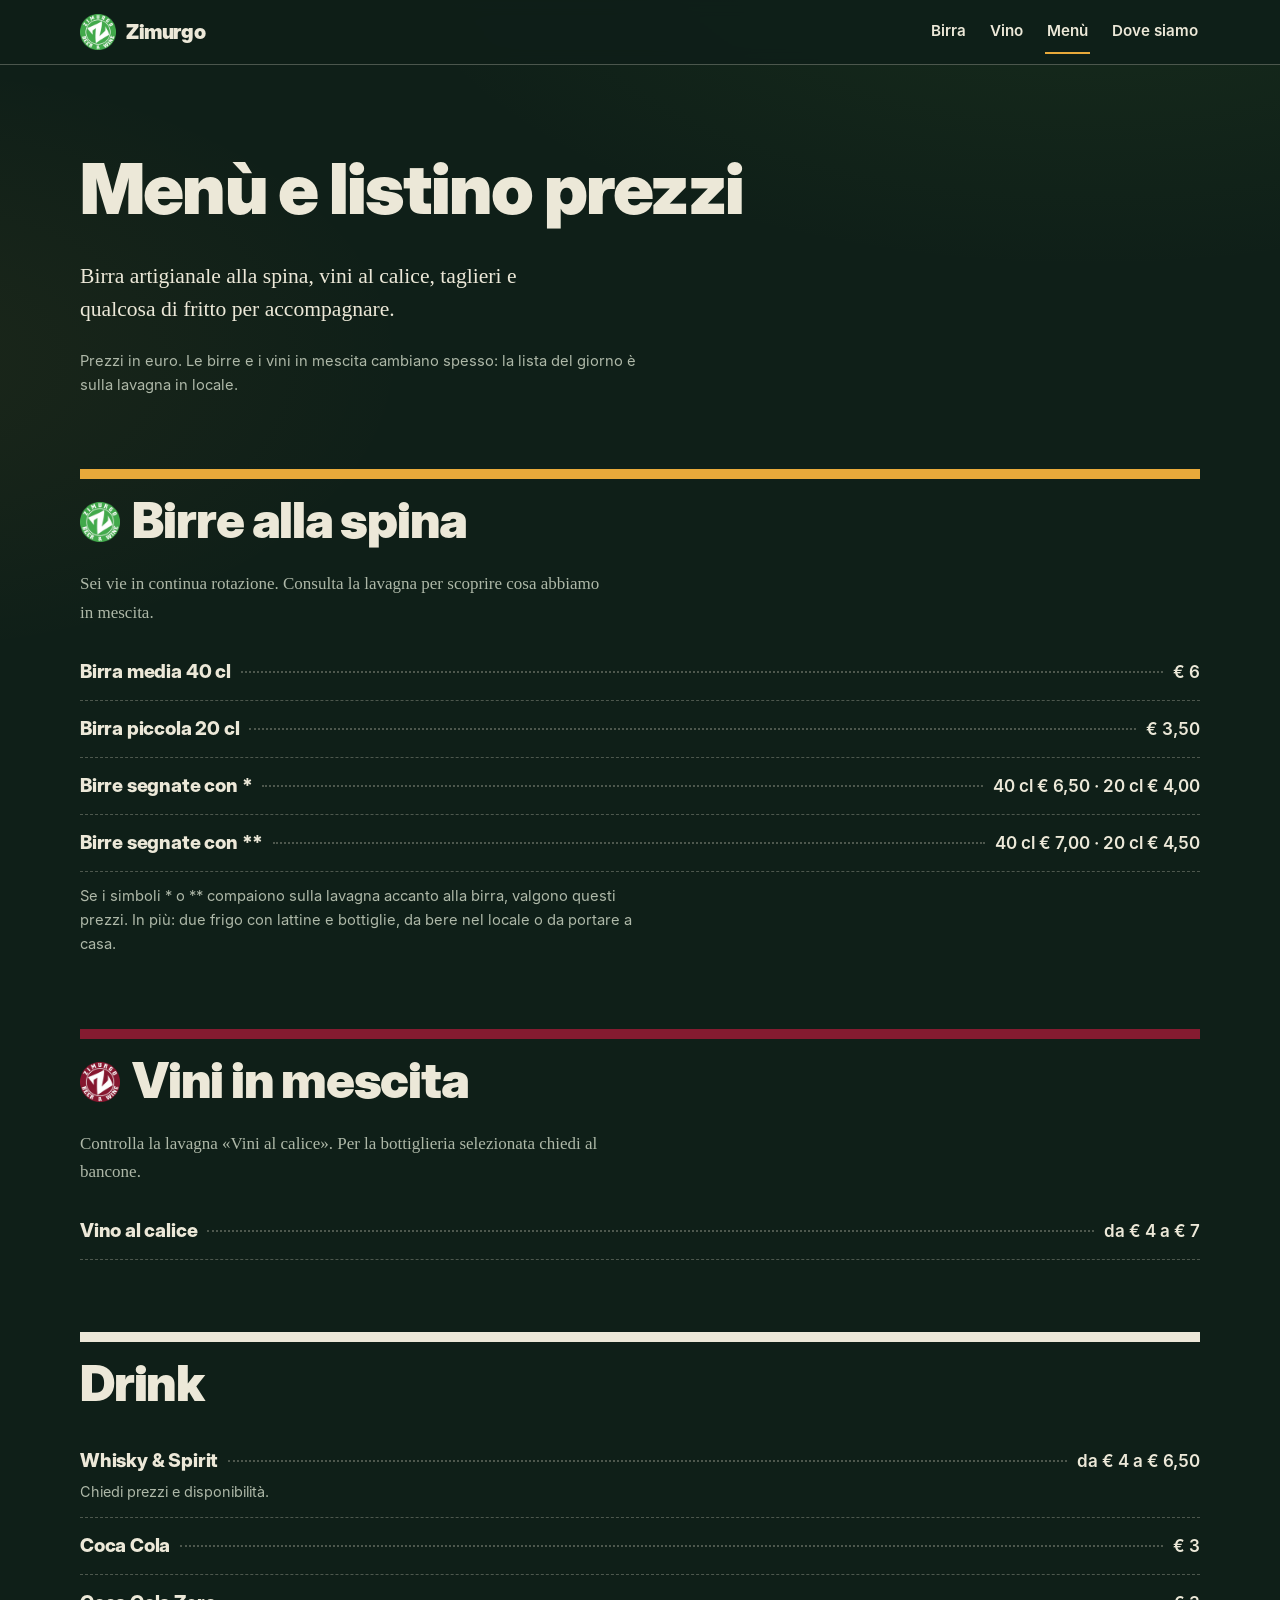
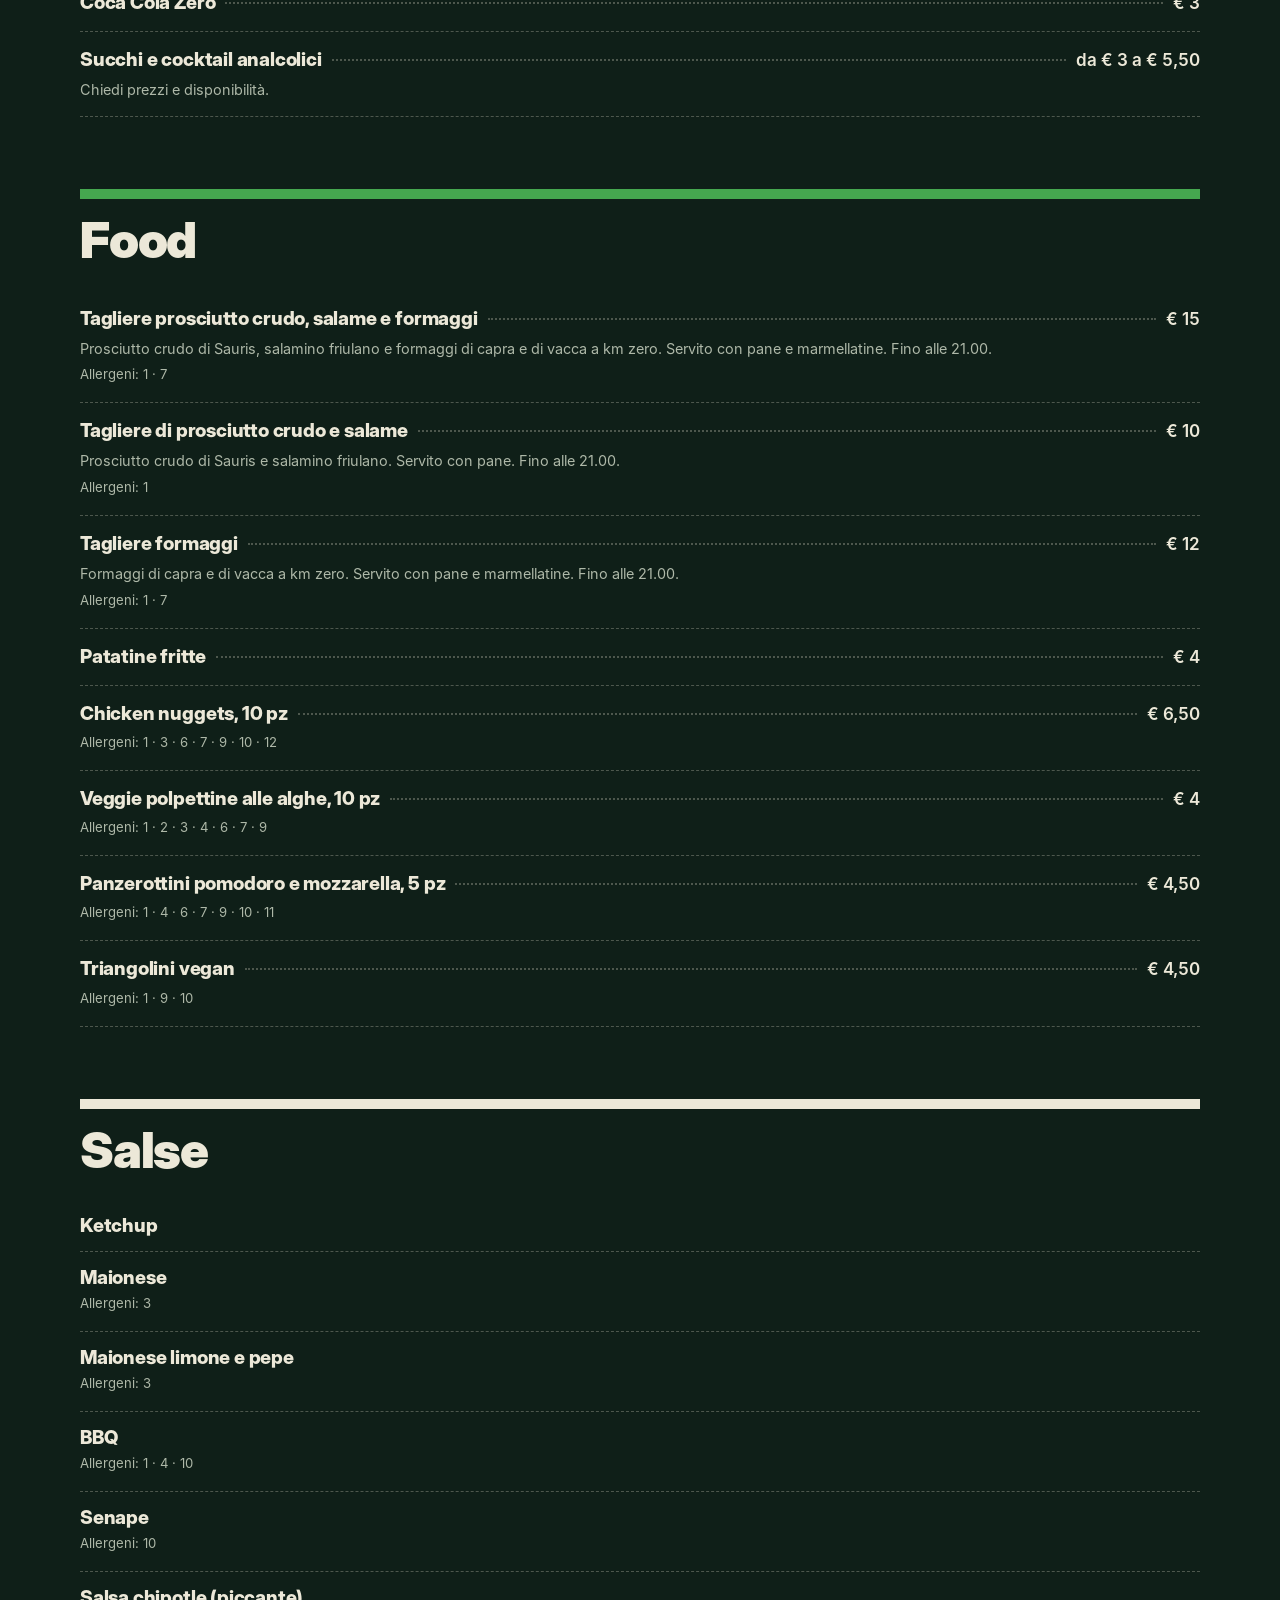
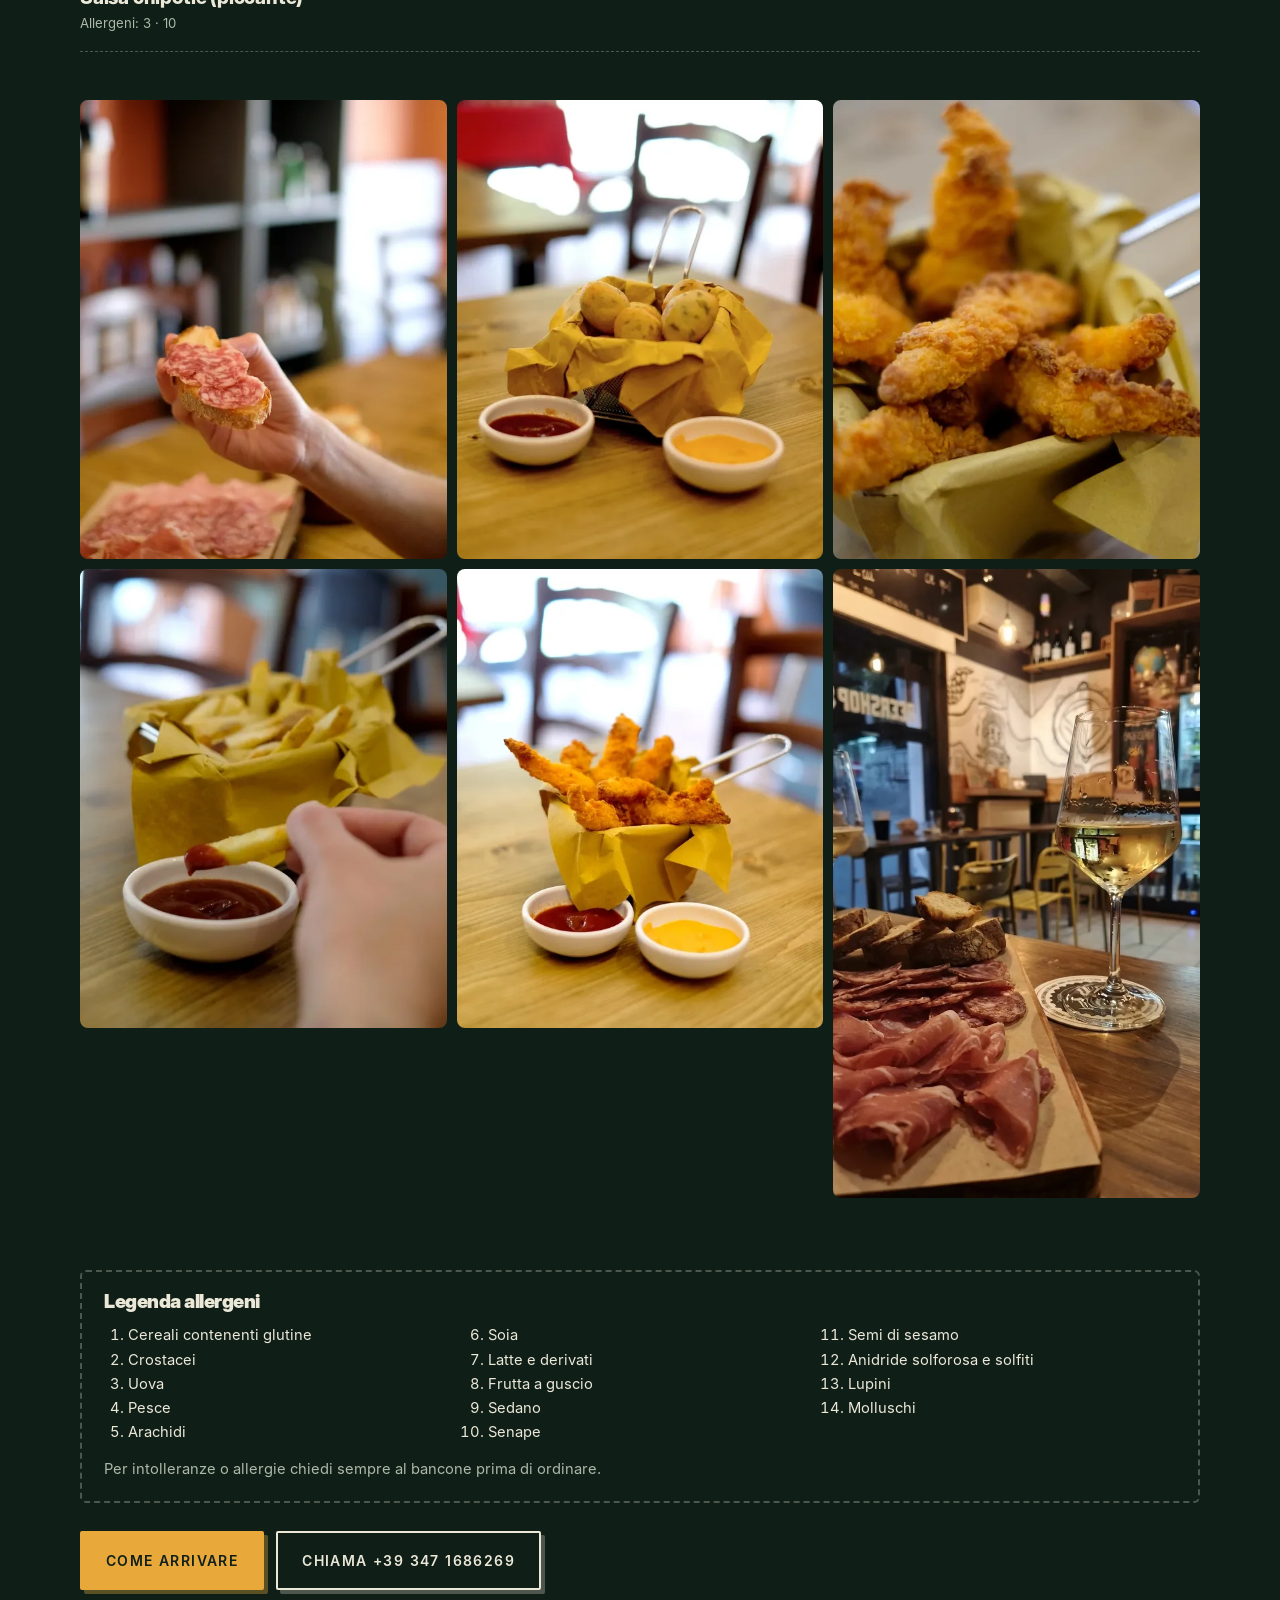
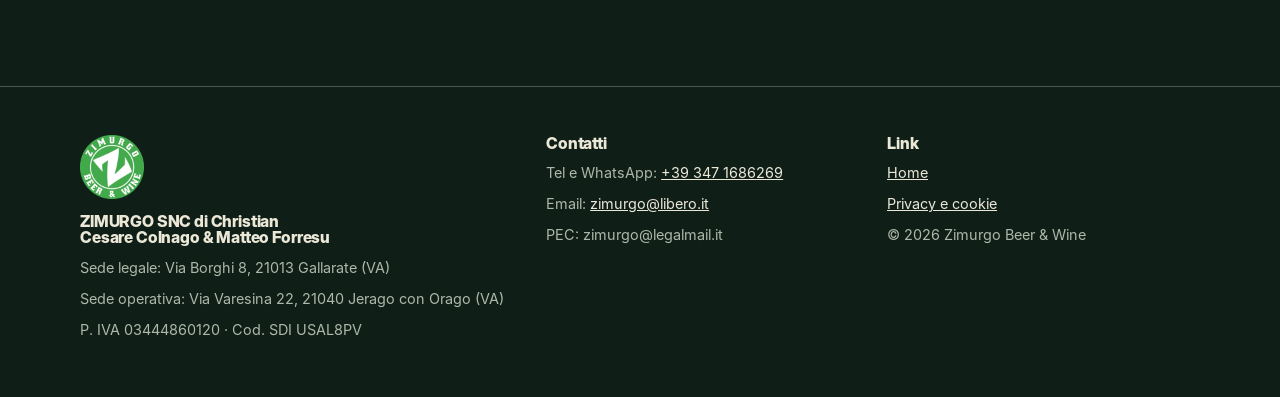
<file: menu.html>
<!doctype html>
<html lang="it">
<head>
<meta charset="utf-8">
<meta name="viewport" content="width=device-width, initial-scale=1">
<title>Menù e prezzi | Birre alla spina, vini, taglieri | Zimurgo, pub e birreria a Jerago con Orago</title>
<meta name="description" content="Menù del pub, birreria ed enoteca Zimurgo a Jerago con Orago (Varese): birra artigianale alla spina da € 3,50, vini al calice da € 4 a € 7, taglieri di salumi e formaggi, fritti e salse. Con allergeni.">
<link rel="canonical" href="https://www.zimurgo.it/menu.html">
<meta name="theme-color" content="#0f1f18">
<meta name="robots" content="index, follow, max-image-preview:large, max-snippet:-1">
<link rel="icon" href="favicon-32.png" sizes="32x32" type="image/png">
<link rel="icon" href="icon-192.png" sizes="192x192" type="image/png">
<link rel="apple-touch-icon" href="apple-touch-icon.png">
<link rel="preload" href="display-black.woff" as="font" type="font/woff" crossorigin>
<link rel="stylesheet" href="style.css">
<link rel="stylesheet" href="scenes.css">
<link rel="stylesheet" href="bottoni.css">

<meta property="og:type" content="website">
<meta property="og:locale" content="it_IT">
<meta property="og:site_name" content="Zimurgo Beer &amp; Wine">
<meta property="og:title" content="Menù e prezzi | Zimurgo Beer &amp; Wine">
<meta property="og:description" content="Birre alla spina, vini al calice, taglieri e fritti. Tutti i prezzi di Zimurgo a Jerago con Orago.">
<meta property="og:url" content="https://www.zimurgo.it/menu.html">
<meta property="og:image" content="https://www.zimurgo.it/og-image.png">
<meta property="og:image:width" content="1200">
<meta property="og:image:height" content="630">
<meta name="twitter:card" content="summary_large_image">

<script type="application/ld+json">
{
  "@context": "https://schema.org",
  "@graph": [
    {
      "@type": "BreadcrumbList",
      "itemListElement": [
        { "@type": "ListItem", "position": 1, "name": "Zimurgo Beer & Wine", "item": "https://www.zimurgo.it/" },
        { "@type": "ListItem", "position": 2, "name": "Menù", "item": "https://www.zimurgo.it/menu.html" }
      ]
    },
    {
      "@type": "Menu",
      "@id": "https://www.zimurgo.it/menu.html#menu",
      "name": "Menù Zimurgo Beer & Wine",
      "inLanguage": "it-IT",
      "url": "https://www.zimurgo.it/menu.html",
      "provider": { "@id": "https://www.zimurgo.it/#locale" },
      "hasMenuSection": [
        {
          "@type": "MenuSection",
          "name": "Birre alla spina",
          "description": "Sei vie in continua rotazione. Consulta la lavagna per le birre in mescita.",
          "hasMenuItem": [
            { "@type": "MenuItem", "name": "Birra media 40 cl", "offers": { "@type": "Offer", "price": "6.00", "priceCurrency": "EUR" } },
            { "@type": "MenuItem", "name": "Birra piccola 20 cl", "offers": { "@type": "Offer", "price": "3.50", "priceCurrency": "EUR" } }
          ]
        },
        {
          "@type": "MenuSection",
          "name": "Vini in mescita",
          "description": "Vini al calice da 4 a 7 euro. Consulta la lavagna «Vini al calice».",
          "hasMenuItem": [
            { "@type": "MenuItem", "name": "Vino al calice", "offers": { "@type": "AggregateOffer", "lowPrice": "4.00", "highPrice": "7.00", "priceCurrency": "EUR" } }
          ]
        },
        {
          "@type": "MenuSection",
          "name": "Drink",
          "hasMenuItem": [
            { "@type": "MenuItem", "name": "Whisky & Spirit", "offers": { "@type": "AggregateOffer", "lowPrice": "4.00", "highPrice": "6.50", "priceCurrency": "EUR" } },
            { "@type": "MenuItem", "name": "Coca Cola", "offers": { "@type": "Offer", "price": "3.00", "priceCurrency": "EUR" } },
            { "@type": "MenuItem", "name": "Coca Cola Zero", "offers": { "@type": "Offer", "price": "3.00", "priceCurrency": "EUR" } },
            { "@type": "MenuItem", "name": "Succhi e cocktail analcolici", "offers": { "@type": "AggregateOffer", "lowPrice": "3.00", "highPrice": "5.50", "priceCurrency": "EUR" } }
          ]
        },
        {
          "@type": "MenuSection",
          "name": "Food",
          "hasMenuItem": [
            { "@type": "MenuItem", "name": "Tagliere prosciutto crudo, salame e formaggi", "description": "Prosciutto crudo di Sauris, salamino friulano e formaggi di capra e di vacca a km zero. Servito con pane e marmellatine, fino alle 21.00", "offers": { "@type": "Offer", "price": "15.00", "priceCurrency": "EUR" } },
            { "@type": "MenuItem", "name": "Tagliere di prosciutto crudo e salame", "description": "Prosciutto crudo di Sauris e salamino friulano. Servito con pane, fino alle 21.00", "offers": { "@type": "Offer", "price": "10.00", "priceCurrency": "EUR" } },
            { "@type": "MenuItem", "name": "Tagliere formaggi", "description": "Formaggi di capra e di vacca a km zero. Servito con pane e marmellatine, fino alle 21.00", "offers": { "@type": "Offer", "price": "12.00", "priceCurrency": "EUR" } },
            { "@type": "MenuItem", "name": "Patatine fritte", "offers": { "@type": "Offer", "price": "4.00", "priceCurrency": "EUR" } },
            { "@type": "MenuItem", "name": "Chicken nuggets (10 pz)", "offers": { "@type": "Offer", "price": "6.50", "priceCurrency": "EUR" } },
            { "@type": "MenuItem", "name": "Veggie polpettine alle alghe (10 pz)", "offers": { "@type": "Offer", "price": "4.00", "priceCurrency": "EUR" } },
            { "@type": "MenuItem", "name": "Panzerottini pomodoro e mozzarella (5 pz)", "offers": { "@type": "Offer", "price": "4.50", "priceCurrency": "EUR" } },
            { "@type": "MenuItem", "name": "Triangolini vegan", "suitableForDiet": "https://schema.org/VeganDiet", "offers": { "@type": "Offer", "price": "4.50", "priceCurrency": "EUR" } }
          ]
        }
      ]
    }
  ]
}
</script>
</head>
<body>
<a class="skip" href="#contenuto">Vai al contenuto</a>

<header class="site-head">
  <div class="wrap">
    <a class="brand" href="./" aria-label="Zimurgo Beer &amp; Wine, home">
      <img src="logo-verde-sm.png" alt="" width="36" height="36">
      Zimurgo
    </a>
    <nav class="nav" aria-label="Principale">
      <a href="./#birra">Birra</a>
      <a href="./#vino">Vino</a>
      <a href="menu.html" aria-current="page">Menù</a>
      <a href="./#dove">Dove siamo</a>
    </nav>
  </div>
</header>

<main id="contenuto" class="menu-page">
<div class="wrap">

  <section class="hero" style="padding-bottom:0">
    <h1>Menù e listino prezzi</h1>
    <p class="lead">Birra artigianale alla spina, vini al calice, taglieri e qualcosa di fritto per accompagnare.</p>
    <p class="menu-note">Prezzi in euro. Le birre e i vini in mescita cambiano spesso: la lista del giorno è sulla lavagna in locale.</p>
  </section>

  <section class="menu-block" aria-labelledby="m-spina">
    <h2 id="m-spina"><img class="h-logo" src="logo-verde-sm.png" alt="" width="40" height="40">Birre alla spina</h2>
    <p class="muted">Sei vie in continua rotazione. Consulta la lavagna per scoprire cosa abbiamo in mescita.</p>
    <ul class="items">
      <li class="item"><div class="item-row"><span class="item-name">Birra media 40 cl</span><span class="item-dots"></span><span class="item-price">€ 6</span></div></li>
      <li class="item"><div class="item-row"><span class="item-name">Birra piccola 20 cl</span><span class="item-dots"></span><span class="item-price">€ 3,50</span></div></li>
      <li class="item"><div class="item-row"><span class="item-name">Birre segnate con *</span><span class="item-dots"></span><span class="item-price">40 cl € 6,50 · 20 cl € 4,00</span></div></li>
      <li class="item"><div class="item-row"><span class="item-name">Birre segnate con **</span><span class="item-dots"></span><span class="item-price">40 cl € 7,00 · 20 cl € 4,50</span></div></li>
    </ul>
    <p class="menu-note" style="margin-top:12px">Se i simboli * o ** compaiono sulla lavagna accanto alla birra, valgono questi prezzi. In più: due frigo con lattine e bottiglie, da bere nel locale o da portare a casa.</p>
    <div class="board" id="lavagna-birre" hidden></div>
  </section>

  <section class="menu-block menu-block--wine" aria-labelledby="m-vini">
    <h2 id="m-vini"><img class="h-logo" src="logo-vino-sm.png" alt="" width="40" height="40">Vini in mescita</h2>
    <p class="muted">Controlla la lavagna «Vini al calice». Per la bottiglieria selezionata chiedi al bancone.</p>
    <ul class="items">
      <li class="item"><div class="item-row"><span class="item-name">Vino al calice</span><span class="item-dots"></span><span class="item-price">da € 4 a € 7</span></div></li>
    </ul>
    <div class="board" id="lavagna-vini" hidden></div>
  </section>

  <section class="menu-block menu-block--chalk" aria-labelledby="m-drink">
    <h2 id="m-drink">Drink</h2>
    <ul class="items">
      <li class="item"><div class="item-row"><span class="item-name">Whisky &amp; Spirit</span><span class="item-dots"></span><span class="item-price">da € 4 a € 6,50</span></div><p class="item-sub">Chiedi prezzi e disponibilità.</p></li>
      <li class="item"><div class="item-row"><span class="item-name">Coca Cola</span><span class="item-dots"></span><span class="item-price">€ 3</span></div></li>
      <li class="item"><div class="item-row"><span class="item-name">Coca Cola Zero</span><span class="item-dots"></span><span class="item-price">€ 3</span></div></li>
      <li class="item"><div class="item-row"><span class="item-name">Succhi e cocktail analcolici</span><span class="item-dots"></span><span class="item-price">da € 3 a € 5,50</span></div><p class="item-sub">Chiedi prezzi e disponibilità.</p></li>
    </ul>
  </section>

  <section class="menu-block menu-block--hop" aria-labelledby="m-food">
    <h2 id="m-food">Food</h2>
    <ul class="items">
      <li class="item"><div class="item-row"><span class="item-name">Tagliere prosciutto crudo, salame e formaggi</span><span class="item-dots"></span><span class="item-price">€ 15</span></div><p class="item-sub">Prosciutto crudo di Sauris, salamino friulano e formaggi di capra e di vacca a km zero. Servito con pane e marmellatine. Fino alle 21.00.</p><span class="allergens">Allergeni: 1 · 7</span></li>
      <li class="item"><div class="item-row"><span class="item-name">Tagliere di prosciutto crudo e salame</span><span class="item-dots"></span><span class="item-price">€ 10</span></div><p class="item-sub">Prosciutto crudo di Sauris e salamino friulano. Servito con pane. Fino alle 21.00.</p><span class="allergens">Allergeni: 1</span></li>
      <li class="item"><div class="item-row"><span class="item-name">Tagliere formaggi</span><span class="item-dots"></span><span class="item-price">€ 12</span></div><p class="item-sub">Formaggi di capra e di vacca a km zero. Servito con pane e marmellatine. Fino alle 21.00.</p><span class="allergens">Allergeni: 1 · 7</span></li>
      <li class="item"><div class="item-row"><span class="item-name">Patatine fritte</span><span class="item-dots"></span><span class="item-price">€ 4</span></div></li>
      <li class="item"><div class="item-row"><span class="item-name">Chicken nuggets, 10 pz</span><span class="item-dots"></span><span class="item-price">€ 6,50</span></div><span class="allergens">Allergeni: 1 · 3 · 6 · 7 · 9 · 10 · 12</span></li>
      <li class="item"><div class="item-row"><span class="item-name">Veggie polpettine alle alghe, 10 pz</span><span class="item-dots"></span><span class="item-price">€ 4</span></div><span class="allergens">Allergeni: 1 · 2 · 3 · 4 · 6 · 7 · 9</span></li>
      <li class="item"><div class="item-row"><span class="item-name">Panzerottini pomodoro e mozzarella, 5 pz</span><span class="item-dots"></span><span class="item-price">€ 4,50</span></div><span class="allergens">Allergeni: 1 · 4 · 6 · 7 · 9 · 10 · 11</span></li>
      <li class="item"><div class="item-row"><span class="item-name">Triangolini vegan</span><span class="item-dots"></span><span class="item-price">€ 4,50</span></div><span class="allergens">Allergeni: 1 · 9 · 10</span></li>
    </ul>
  </section>

  <section class="menu-block menu-block--chalk" aria-labelledby="m-salse">
    <h2 id="m-salse">Salse</h2>
    <ul class="items">
      <li class="item"><div class="item-row"><span class="item-name">Ketchup</span></div></li>
      <li class="item"><div class="item-row"><span class="item-name">Maionese</span></div><span class="allergens">Allergeni: 3</span></li>
      <li class="item"><div class="item-row"><span class="item-name">Maionese limone e pepe</span></div><span class="allergens">Allergeni: 3</span></li>
      <li class="item"><div class="item-row"><span class="item-name">BBQ</span></div><span class="allergens">Allergeni: 1 · 4 · 10</span></li>
      <li class="item"><div class="item-row"><span class="item-name">Senape</span></div><span class="allergens">Allergeni: 10</span></li>
      <li class="item"><div class="item-row"><span class="item-name">Salsa chipotle (piccante)</span></div><span class="allergens">Allergeni: 3 · 10</span></li>
    </ul>
  </section>

  <div class="gallery" aria-label="Foto del cibo">
      <figure><img src="salame-bruschetta.webp" alt="Una mano tiene una fetta di pane tostato con salame, sopra un tagliere di salumi" width="546" height="683" loading="lazy" style="object-position:50% 45%"></figure>
      <figure><img src="patatine.webp" alt="Una patatina fritta intinta nel ketchup, accanto al cestino di patatine su carta gialla" width="546" height="683" loading="lazy"></figure>
      <figure><img src="fritti-salse.webp" alt="Cestino di polpettine fritte su carta gialla con due ciotoline di salsa" width="546" height="683" loading="lazy"></figure>
      <figure><img src="nuggets-salse.webp" alt="Cestino di nuggets di pollo croccanti con ketchup e salsa gialla" width="546" height="683" loading="lazy"></figure>
      <figure><img src="nuggets-primo-piano.webp" alt="Primo piano di nuggets di pollo dorati in un cestino con carta gialla" width="546" height="683" loading="lazy"></figure>
      <figure><img src="tagliere-vino-bianco.webp" alt="Tagliere di salumi e pane con un calice di vino bianco, nel locale" width="729" height="1250" loading="lazy"></figure>
  </div>

  <aside class="legend" aria-labelledby="legenda">
    <h2 id="legenda">Legenda allergeni</h2>
    <ol>
      <li>Cereali contenenti glutine</li>
      <li>Crostacei</li>
      <li>Uova</li>
      <li>Pesce</li>
      <li>Arachidi</li>
      <li>Soia</li>
      <li>Latte e derivati</li>
      <li>Frutta a guscio</li>
      <li>Sedano</li>
      <li>Senape</li>
      <li>Semi di sesamo</li>
      <li>Anidride solforosa e solfiti</li>
      <li>Lupini</li>
      <li>Molluschi</li>
    </ol>
    <p class="muted" style="margin:12px 0 0;max-width:none">Per intolleranze o allergie chiedi sempre al bancone prima di ordinare.</p>
  </aside>

  <div class="btn-row" style="margin-bottom:clamp(48px,8vw,96px)">
    <a class="btn btn--main" href="https://www.google.com/maps/dir/?api=1&amp;destination=Via+Varesina+22,+21040+Jerago+con+Orago+VA" target="_blank" rel="noopener">Come arrivare</a>
    <a class="btn" href="tel:+393471686269" target="_top">Chiama +39 347 1686269</a>
  </div>

</div>
</main>

<nav class="action-bar" aria-label="Azioni rapide">
  <a class="btn btn--main" href="tel:+393471686269" target="_top">Chiama</a>
  <a class="btn" href="https://www.google.com/maps/dir/?api=1&amp;destination=Via+Varesina+22,+21040+Jerago+con+Orago+VA" target="_blank" rel="noopener">Indicazioni</a>
  <a class="btn" href="./">Home</a>
</nav>

<footer class="site-foot">
  <div class="wrap cols">
    <div>
      <img class="foot-logo" src="logo-verde-sm.png" alt="Zimurgo Beer &amp; Wine" width="64" height="64">
      <h2>ZIMURGO SNC di Christian Cesare Colnago &amp; Matteo Forresu</h2>
      <p>Sede legale: Via Borghi 8, 21013 Gallarate (VA)</p>
      <p>Sede operativa: Via Varesina 22, 21040 Jerago con Orago (VA)</p>
      <p>P. IVA 03444860120 · Cod. SDI USAL8PV</p>
    </div>
    <div>
      <h2>Contatti</h2>
      <p>Tel e WhatsApp: <a href="tel:+393471686269" target="_top">+39 347 1686269</a></p>
      <p>Email: <a href="mailto:zimurgo@libero.it">zimurgo@libero.it</a></p>
      <p>PEC: zimurgo@legalmail.it</p>
    </div>
    <div>
      <h2>Link</h2>
      <p><a href="./">Home</a></p>
      <p><a href="privacy.html">Privacy e cookie</a></p>
      <p>© <span id="year">2026</span> Zimurgo Beer &amp; Wine</p>
    </div>
  </div>
</footer>

<script src="script.js" defer></script>
</body>
</html>
</file>
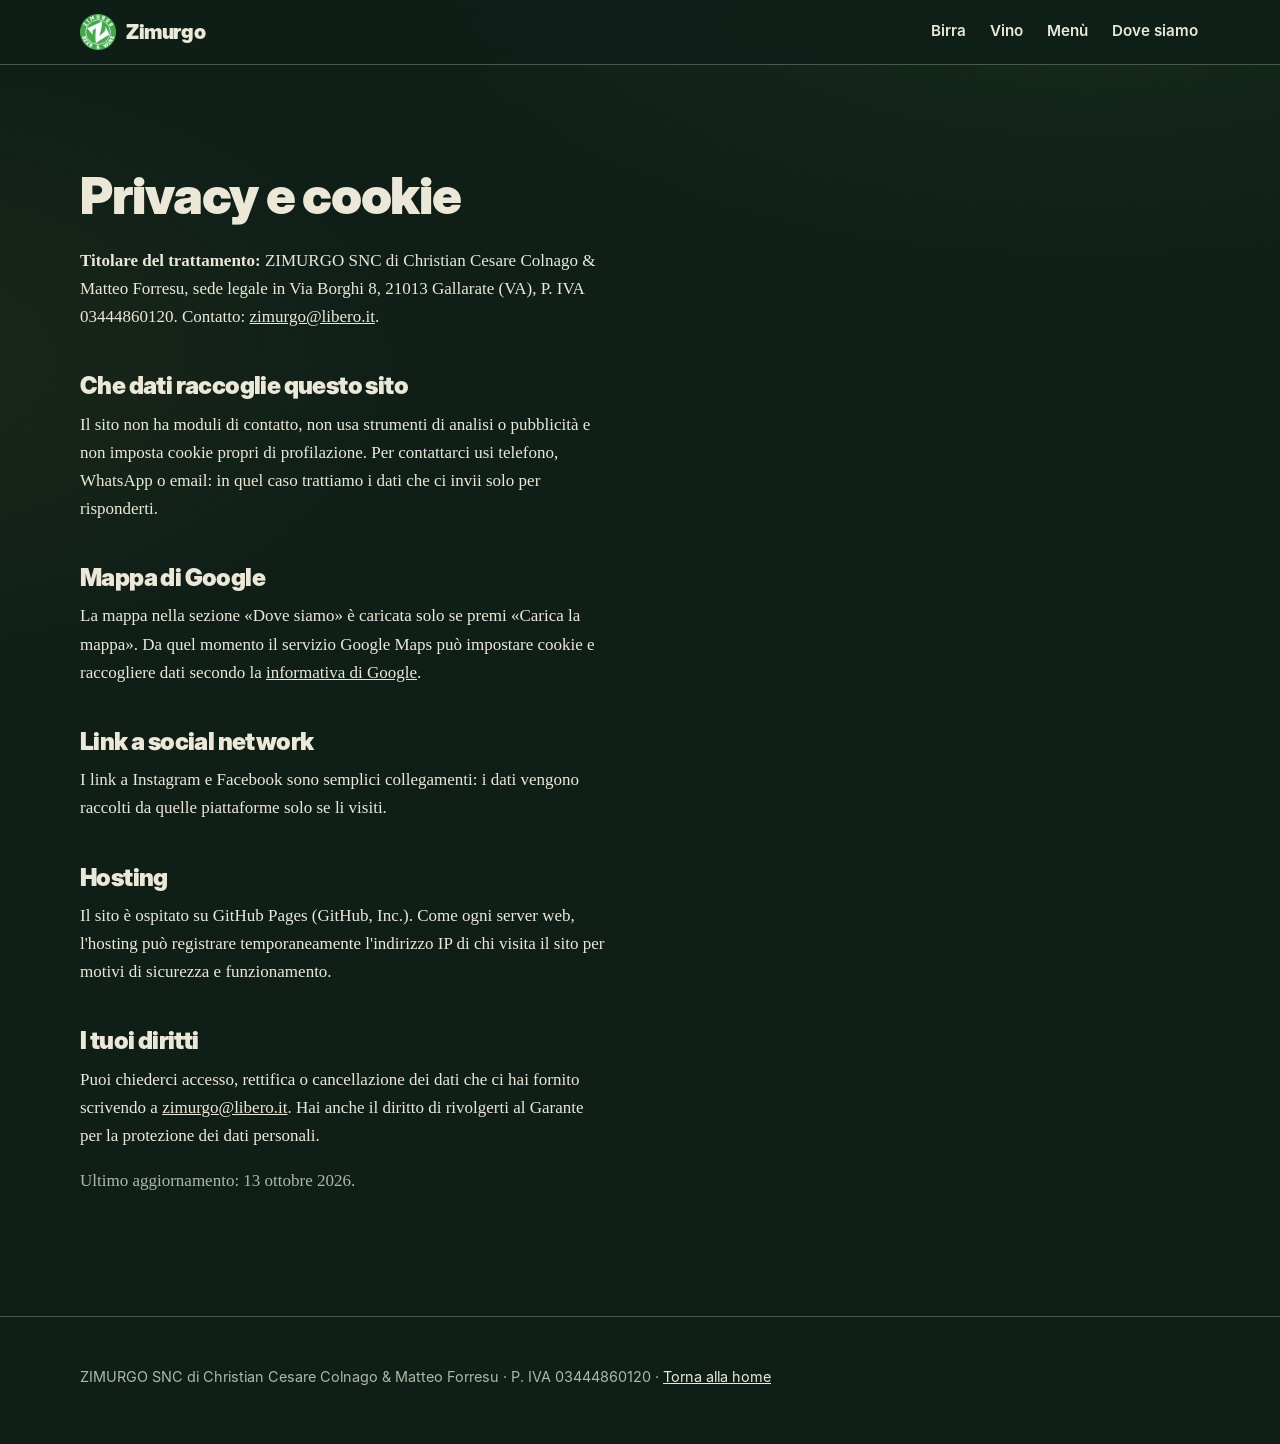
<file: privacy.html>
<!doctype html>
<html lang="it">
<head>
<meta charset="utf-8">
<meta name="viewport" content="width=device-width, initial-scale=1">
<title>Privacy e cookie | Zimurgo Beer &amp; Wine</title>
<meta name="description" content="Informazioni su privacy e cookie del sito di Zimurgo Beer &amp; Wine.">
<link rel="canonical" href="https://www.zimurgo.it/privacy.html">
<meta name="robots" content="noindex, follow">
<meta name="theme-color" content="#0f1f18">
<link rel="icon" href="favicon-32.png" sizes="32x32" type="image/png">
<link rel="icon" href="icon-192.png" sizes="192x192" type="image/png">
<link rel="stylesheet" href="style.css">
<link rel="stylesheet" href="scenes.css">
<link rel="stylesheet" href="bottoni.css">
</head>
<body>
<a class="skip" href="#contenuto">Vai al contenuto</a>
<header class="site-head">
  <div class="wrap">
    <a class="brand" href="./" aria-label="Zimurgo Beer &amp; Wine, home">
      <img src="logo-verde-sm.png" alt="" width="36" height="36">
      Zimurgo
    </a>
    <nav class="nav" aria-label="Principale">
      <a href="./#birra">Birra</a><a href="./#vino">Vino</a><a href="menu.html">Menù</a><a href="./#dove">Dove siamo</a>
    </nav>
  </div>
</header>
<main id="contenuto" class="section">
  <div class="wrap prose">
    <h1 style="font-size:clamp(2rem,6vw,3.2rem)">Privacy e cookie</h1>
    <p><strong>Titolare del trattamento:</strong> ZIMURGO SNC di Christian Cesare Colnago &amp; Matteo Forresu, sede legale in Via Borghi 8, 21013 Gallarate (VA), P. IVA 03444860120. Contatto: <a href="mailto:zimurgo@libero.it">zimurgo@libero.it</a>.</p>

    <h2>Che dati raccoglie questo sito</h2>
    <p>Il sito non ha moduli di contatto, non usa strumenti di analisi o pubblicità e non imposta cookie propri di profilazione. Per contattarci usi telefono, WhatsApp o email: in quel caso trattiamo i dati che ci invii solo per risponderti.</p>

    <h2>Mappa di Google</h2>
    <p>La mappa nella sezione «Dove siamo» è caricata solo se premi «Carica la mappa». Da quel momento il servizio Google Maps può impostare cookie e raccogliere dati secondo la <a href="https://policies.google.com/privacy" target="_blank" rel="noopener">informativa di Google</a>.</p>

    <h2>Link a social network</h2>
    <p>I link a Instagram e Facebook sono semplici collegamenti: i dati vengono raccolti da quelle piattaforme solo se li visiti.</p>

    <h2>Hosting</h2>
    <p>Il sito è ospitato su GitHub Pages (GitHub, Inc.). Come ogni server web, l'hosting può registrare temporaneamente l'indirizzo IP di chi visita il sito per motivi di sicurezza e funzionamento.</p>

    <h2>I tuoi diritti</h2>
    <p>Puoi chiederci accesso, rettifica o cancellazione dei dati che ci hai fornito scrivendo a <a href="mailto:zimurgo@libero.it">zimurgo@libero.it</a>. Hai anche il diritto di rivolgerti al Garante per la protezione dei dati personali.</p>
    <p class="muted">Ultimo aggiornamento: 13 ottobre 2026.</p>
  </div>
</main>
<footer class="site-foot">
  <div class="wrap">
    <p>ZIMURGO SNC di Christian Cesare Colnago &amp; Matteo Forresu · P. IVA 03444860120 · <a href="./">Torna alla home</a></p>
  </div>
</footer>
</body>
</html>
</file>
<file: style.css>
/* Zimurgo Beer & Wine — stile "lavagna del pub"
   Palette: vetro di bottiglia, gesso, luppolo (verde del logo), ambra (birra), bordeaux (vino) */

@font-face{font-family:"Inter Display";src:url("display-black.woff") format("woff");font-weight:900;font-style:normal;font-display:swap}
@font-face{font-family:"Inter Display";src:url("display-extrabold.woff") format("woff");font-weight:800;font-style:normal;font-display:swap}
@font-face{font-family:"Inter";src:url("text-regular.woff") format("woff");font-weight:400;font-style:normal;font-display:swap}
@font-face{font-family:"Inter";src:url("text-semibold.woff") format("woff");font-weight:600;font-style:normal;font-display:swap}

:root{
  color-scheme:dark;
  --bottle:#0f1f18;
  --slate:#172b22;
  --slate-2:#1f382c;
  --chalk:#ece8d8;
  --chalk-dim:#aeb8a8;
  --hop:#45a74f;
  --amber:#e8a93a;
  --wine:#841b30;
  --rose:#ea8fa8;
  --line:rgba(236,232,216,.28);

  --f-display:"Inter Display","Inter",system-ui,-apple-system,"Segoe UI",Roboto,sans-serif;
  --f-ui:"Inter",system-ui,-apple-system,"Segoe UI",Roboto,sans-serif;
  --f-body:Charter,"Bitstream Charter","Sitka Text",Cambria,Georgia,serif;

  --gutter:clamp(18px,5vw,56px);
  --max:1120px;
}

*,*::before,*::after{box-sizing:border-box}
html{-webkit-text-size-adjust:100%;scroll-behavior:smooth;scroll-padding-top:72px}
body{
  margin:0;background:var(--bottle);color:var(--chalk);
  font-family:var(--f-body);font-size:1.0625rem;line-height:1.65;
  background-image:
    radial-gradient(1200px 600px at 85% -10%,rgba(103,173,68,.10),transparent 60%),
    radial-gradient(900px 500px at -10% 40%,rgba(232,169,58,.06),transparent 60%);
  background-attachment:fixed;
}
img,svg{max-width:100%;height:auto}
a{color:inherit}
:focus-visible{outline:3px solid var(--amber);outline-offset:3px;border-radius:2px}
.skip{position:absolute;left:-999px;top:8px;background:var(--amber);color:var(--bottle);padding:10px 14px;font-family:var(--f-ui);font-weight:600;z-index:100}
.skip:focus{left:8px}
[hidden]{display:none!important}

.wrap{width:min(100% - 2*var(--gutter),var(--max));margin-inline:auto}

/* Tipografia */
h1,h2,h3{font-family:var(--f-display);font-weight:900;letter-spacing:-.025em;line-height:1.02;margin:0 0 .5em;text-wrap:balance}
h1{font-size:clamp(2.5rem,8.2vw,5.4rem)}
h2{font-size:clamp(1.9rem,5vw,3.1rem)}
h3{font-size:1.35rem;font-weight:800;letter-spacing:-.015em;line-height:1.15}
p{margin:0 0 1em;max-width:62ch}
.lead{font-size:clamp(1.15rem,2.4vw,1.35rem);line-height:1.55;color:var(--chalk)}
.muted{color:var(--chalk-dim)}
.ui{font-family:var(--f-ui)}

/* Header */
.site-head{position:sticky;top:0;z-index:50;background:rgba(15,31,24,.92);backdrop-filter:blur(8px);border-bottom:1px solid var(--line)}
.site-head .wrap{display:flex;align-items:center;gap:18px;min-height:64px;flex-wrap:wrap;padding-block:8px}
.brand{display:flex;align-items:center;gap:10px;text-decoration:none;font-family:var(--f-display);font-weight:900;font-size:1.25rem;letter-spacing:-.02em}
.brand svg{width:34px;height:34px;flex:none}
.nav{display:flex;gap:4px 20px;flex-wrap:wrap;margin-left:auto;font-family:var(--f-ui);font-size:.95rem;font-weight:600}
.nav a{text-decoration:none;padding:6px 2px;border-bottom:2px solid transparent}
.nav a:hover,.nav a[aria-current="page"]{border-bottom-color:var(--amber)}

/* Bottoni */
.btn{display:inline-flex;align-items:center;justify-content:center;gap:8px;font-family:var(--f-ui);font-weight:600;font-size:1rem;text-decoration:none;padding:13px 22px;border:2px solid var(--chalk);border-radius:999px;color:var(--chalk);background:transparent;cursor:pointer;min-height:48px}
.btn:hover{background:rgba(236,232,216,.1)}
.btn--main{background:var(--amber);border-color:var(--amber);color:var(--bottle)}
.btn--main:hover{background:#f2bb55;border-color:#f2bb55}
.btn-row{display:flex;flex-wrap:wrap;gap:12px;margin:28px 0 0}

/* Hero */
.hero{padding-block:clamp(40px,8vw,88px) 0}
.hero h1{max-width:13ch}
.hero .lead{max-width:44ch}
.hero-meta{margin-top:26px;font-family:var(--f-ui);font-size:.95rem;color:var(--chalk-dim);display:flex;flex-wrap:wrap;gap:6px 22px}
.hero-meta a{color:var(--chalk)}

/* Rail delle sei spine */
.taps{margin-top:clamp(28px,5vw,56px);border-top:1px solid var(--line)}
.taps svg{display:block;width:100%;max-height:300px}
.pour-stream{transform-box:fill-box;transform-origin:top;animation:stream 6s ease-in-out .6s 1 both}
.pour-fill{animation:fill 6s ease-in-out .6s 1 both}
@keyframes stream{0%{transform:scaleY(0)}12%{transform:scaleY(1)}80%{transform:scaleY(1)}90%,100%{transform:scaleY(0)}}
@keyframes fill{0%{transform:translateY(84px)}85%,100%{transform:translateY(8px)}}
@media (prefers-reduced-motion:reduce){
  html{scroll-behavior:auto}
  .pour-stream{animation:none;transform:scaleY(0)}
  .pour-fill{animation:none;transform:translateY(8px)}
}

/* Sezioni */
.section{padding-block:clamp(56px,9vw,104px)}
.section--panel{background:var(--slate);border-block:1px solid var(--line)}
.section-head{margin-bottom:clamp(28px,5vw,48px)}
.section-head p{color:var(--chalk-dim);font-size:1.15rem}

/* Birra / Vino: due colonne, il filo colorato indica la categoria */
.duo{display:grid;gap:clamp(28px,5vw,64px);grid-template-columns:1fr}
@media(min-width:820px){.duo{grid-template-columns:1fr 1fr}}
.col{border-top:10px solid var(--amber);padding-top:22px}
.col--wine{border-top-color:var(--wine)}
.col h3{display:flex;align-items:center;gap:12px;font-size:clamp(1.6rem,3.5vw,2.2rem)}
.col h3 svg{width:40px;height:40px;flex:none}
.facts{list-style:none;margin:20px 0 0;padding:0;font-family:var(--f-ui);font-size:.98rem}
.facts li{display:flex;justify-content:space-between;gap:16px;padding:10px 0;border-bottom:1px dashed var(--line)}
.facts li span:last-child{font-weight:600;white-space:nowrap}

/* Lavagna dinamica (taps.json) */
.board{margin-top:26px;padding:18px 20px;border:2px dashed var(--line);border-radius:6px;font-family:var(--f-ui);font-size:.95rem}
.board h4{margin:0 0 8px;font-family:var(--f-display);font-weight:800;font-size:1.05rem}
.board ul{list-style:none;margin:0;padding:0}
.board li{padding:6px 0;border-bottom:1px dashed var(--line)}
.board li:last-child{border-bottom:0}
.board small{color:var(--chalk-dim)}

/* Nome */
.name-grid{display:grid;gap:clamp(24px,5vw,64px);grid-template-columns:1fr;align-items:center}
@media(min-width:820px){.name-grid{grid-template-columns:1.1fr .9fr}}
.big-word{font-family:var(--f-display);font-weight:900;font-size:clamp(3rem,13vw,8.5rem);letter-spacing:-.04em;line-height:.9;color:transparent;-webkit-text-stroke:2px var(--chalk);margin:0 0 .15em}
.photo{margin:0;border-radius:6px;overflow:hidden;background:var(--slate-2)}
.photo img{display:block;width:100%;height:auto}

/* Prezzi in breve */
.glance{display:grid;gap:0;grid-template-columns:1fr;font-family:var(--f-ui)}
@media(min-width:720px){.glance{grid-template-columns:1fr 1fr;column-gap:56px}}

/* FAQ */
.faq{display:grid;gap:0;max-width:820px}
.faq details{border-top:1px solid var(--line);padding:4px 0}
.faq details:last-child{border-bottom:1px solid var(--line)}
.faq summary{cursor:pointer;list-style:none;padding:16px 36px 16px 0;font-family:var(--f-display);font-weight:800;font-size:1.2rem;letter-spacing:-.01em;line-height:1.25;position:relative}
.faq summary::-webkit-details-marker{display:none}
.faq summary::after{content:"+";position:absolute;right:4px;top:12px;font-size:1.7rem;font-weight:400;color:var(--amber);transition:transform .2s}
.faq details[open] summary::after{transform:rotate(45deg)}
.faq details p{padding-bottom:16px;color:var(--chalk)}

/* Dove siamo */
.where{display:grid;gap:clamp(24px,5vw,56px);grid-template-columns:1fr}
@media(min-width:900px){.where{grid-template-columns:.85fr 1.15fr}}
.where address{font-style:normal;font-size:1.2rem;line-height:1.5;margin-bottom:18px}
.where address strong{font-family:var(--f-display);font-weight:800}
.mapbox{position:relative;min-height:340px;background:var(--slate-2);border:1px solid var(--line);border-radius:6px;display:grid;place-items:center;padding:24px;text-align:center}
.mapbox iframe{position:absolute;inset:0;width:100%;height:100%;border:0;border-radius:6px}
.mapbox p{margin-inline:auto;font-size:.95rem;color:var(--chalk-dim)}
.social{display:flex;gap:12px;flex-wrap:wrap;margin-top:18px}

/* Menù */
.menu-page h1{font-size:clamp(2.4rem,7vw,4.4rem);max-width:none}
.menu-note{font-family:var(--f-ui);font-size:.92rem;color:var(--chalk-dim)}
.menu-block{margin-top:clamp(40px,7vw,72px)}
.menu-block > h2{border-top:10px solid var(--amber);padding-top:16px}
.menu-block--wine > h2{border-top-color:var(--wine)}
.menu-block--hop > h2{border-top-color:var(--hop)}
.menu-block--chalk > h2{border-top-color:var(--chalk)}
.items{list-style:none;margin:0;padding:0}
.item{padding:14px 0;border-bottom:1px dashed var(--line)}
.item-row{display:flex;align-items:baseline;gap:10px}
.item-name{font-family:var(--f-display);font-weight:800;font-size:1.2rem;letter-spacing:-.01em;line-height:1.2}
.item-dots{flex:1;border-bottom:2px dotted var(--line);transform:translateY(-5px);min-width:16px}
.item-price{font-family:var(--f-ui);font-weight:600;white-space:nowrap}
.item-sub{margin:4px 0 0;font-family:var(--f-ui);font-size:.9rem;color:var(--chalk-dim);max-width:none}
.allergens{display:inline-block;font-family:var(--f-ui);font-size:.82rem;color:var(--chalk-dim);margin-top:4px}
.legend{margin-top:clamp(40px,7vw,72px);padding:20px 22px;border:2px dashed var(--line);border-radius:6px;font-family:var(--f-ui);font-size:.92rem}
.legend h2{font-size:1.2rem;margin-bottom:12px}
.legend ol{columns:2;column-gap:32px;margin:0;padding-left:1.6em}
@media(min-width:720px){.legend ol{columns:3}}

/* Footer */
.site-foot{border-top:1px solid var(--line);padding-block:48px;font-family:var(--f-ui);font-size:.9rem;color:var(--chalk-dim)}
.site-foot a{color:var(--chalk)}
.site-foot .cols{display:grid;gap:28px;grid-template-columns:1fr}
@media(min-width:760px){.site-foot .cols{grid-template-columns:1.4fr 1fr 1fr}}
.site-foot p{margin:0 0 .5em;max-width:none}
.site-foot h2{font-family:var(--f-display);font-size:1rem;font-weight:800;color:var(--chalk);margin:0 0 10px;letter-spacing:-.01em}

/* Pagine di servizio */
.prose h2{font-size:1.5rem;margin-top:1.8em}
.prose ul{padding-left:1.2em}
.notfound{min-height:60vh;display:grid;align-content:center}

.sr{position:absolute;width:1px;height:1px;overflow:hidden;clip:rect(0 0 0 0);white-space:nowrap}

.brand img{width:36px;height:36px;flex:none;display:block}
.h-logo{display:inline-block;width:40px;height:40px;vertical-align:middle;margin-right:12px;transform:translateY(-3px)}
.foot-logo{display:block;width:64px;height:64px;margin-bottom:14px}

@media (max-width:520px){
  .item-row{flex-wrap:wrap;row-gap:2px}
  .item-dots{display:none}
  .item-price{margin-left:auto}
}

/* Pulsanti: area di tocco, feedback, nessun doppio-tap zoom */
a,button,summary{touch-action:manipulation;-webkit-tap-highlight-color:rgba(232,169,58,.25)}
.btn{transition:background-color .15s,transform .1s,border-color .15s}
.btn:active{transform:scale(.97)}
.nav a{display:inline-flex;align-items:center;min-height:44px;padding-block:0}
.faq summary{min-height:52px;display:flex;align-items:center}
.faq summary::after{top:50%;margin-top:-1.1rem}

/* Orari e stato apertura */
.hours-title{margin:22px 0 8px;font-size:1.25rem}
.hours{list-style:none;margin:10px 0 20px;padding:0;font-family:var(--f-ui);font-size:.98rem;max-width:440px}
.hours li{display:flex;justify-content:space-between;gap:16px;padding:9px 0;border-bottom:1px dashed var(--line)}
.hours li span:last-child{text-align:right}
.hours li.today{color:var(--amber);font-weight:600}
.open-now{display:inline-flex;align-items:center;gap:9px;margin:0 0 6px;font-family:var(--f-ui);font-weight:600;font-size:.95rem;max-width:none}
.open-now::before{content:"";width:10px;height:10px;border-radius:50%;background:var(--chalk-dim);flex:none}
.open-now[data-open="1"]::before{background:#6bd36f;box-shadow:0 0 0 4px rgba(107,211,111,.2)}
.open-now[data-open="0"]::before{background:#e0675f;box-shadow:0 0 0 4px rgba(224,103,95,.18)}
.hero-copy .open-now{justify-content:center;margin-top:20px}

/* Foto */
.photo{position:relative}
.photo img{display:block;width:100%;height:auto}
.photo--wide img{height:auto}
.photo--side{max-width:300px;margin:0 0 22px}
.band{padding-block:0 clamp(40px,7vw,80px)}
.duo-photo{display:grid;gap:clamp(20px,5vw,64px);grid-template-columns:1fr;align-items:center}
@media(min-width:820px){.duo-photo{grid-template-columns:.9fr 1.1fr}}
.duo-fun{display:grid;gap:14px;grid-template-columns:1fr}
@media(min-width:720px){.duo-fun{grid-template-columns:1fr 1fr}}
.duo-fun .photo img{height:auto}
.gallery{columns:2;column-gap:10px;margin-top:clamp(28px,5vw,48px)}
.gallery figure{margin:0;position:relative;overflow:hidden;border-radius:8px;margin-bottom:10px;break-inside:avoid;background:var(--slate-2)}
.gallery img{display:block;width:100%;height:auto}
@media(min-width:600px){.gallery{columns:3}}

/* Ancore: lasciano spazio sotto l'intestazione */
section[id]{scroll-margin-top:64px}

/* Recensioni */
.reviews-summary{font-family:var(--f-ui);font-weight:600;color:var(--amber)!important;font-size:1.2rem!important}
.reviews{list-style:none;margin:0 0 8px;padding:0;display:grid;gap:14px;grid-template-columns:1fr}
@media(min-width:720px){.reviews{grid-template-columns:1fr 1fr}}
@media(min-width:1040px){.reviews{grid-template-columns:repeat(3,1fr)}}
.review{margin:0;padding:20px;border:1px solid var(--line);border-radius:8px;background:var(--slate);display:flex;flex-direction:column;gap:10px}
.review .stars{margin:0;color:var(--amber);letter-spacing:.12em;font-size:1.1rem;max-width:none}
.review blockquote{margin:0;font-size:1.02rem;line-height:1.55}
.review .who{margin:auto 0 0;font-family:var(--f-ui);font-size:.85rem;color:var(--chalk-dim);max-width:none}

/* Carosello foto (home) */
.carousel{margin-top:clamp(28px,5vw,48px)}
.car-main{position:relative}
.car-track{display:flex;overflow-x:auto;scroll-snap-type:x mandatory;-webkit-overflow-scrolling:touch;scrollbar-width:none;border-radius:10px;background:#0d1713;overscroll-behavior-x:contain}
.car-track::-webkit-scrollbar{display:none}
.car-track:focus-visible{outline:2px solid var(--amber);outline-offset:3px}
.car-track figure{flex:0 0 100%;margin:0;scroll-snap-align:center;aspect-ratio:4/5;position:relative}
.car-track img{display:block;width:100%;height:100%;object-fit:contain}
@media(min-width:700px){
  .carousel{max-width:860px;margin-left:auto;margin-right:auto}
  /* su computer la foto grande non supera mai l'altezza dello schermo (portatili inclusi): foto + miniature restano in vista */
  .car-track figure{aspect-ratio:auto;height:clamp(300px,calc(100svh - 270px),580px)}
}
.car-btn{position:absolute;top:50%;transform:translateY(-50%);width:44px;height:44px;border-radius:50%;border:0;background:rgba(15,31,24,.72);color:#fff;font-size:30px;line-height:1;cursor:pointer;display:flex;align-items:center;justify-content:center;padding:0 0 4px}
.car-btn[hidden]{display:none}
.car-btn:hover{background:var(--amber);color:var(--bottle)}
.car-prev{left:10px}.car-next{right:10px}
@media(hover:none){.car-btn{display:none}}
.car-thumbs{display:flex;gap:8px;overflow-x:auto;padding:10px 2px 4px;scrollbar-width:none}
.car-thumbs::-webkit-scrollbar{display:none}
.car-thumb{flex:0 0 auto;width:64px;height:64px;border-radius:6px;overflow:hidden;border:2px solid transparent;padding:0;background:var(--slate-2);cursor:pointer;opacity:.55;transition:opacity .2s,border-color .2s}
.car-thumb img{display:block;width:100%;height:100%;object-fit:cover}
.car-thumb[aria-current="true"]{opacity:1;border-color:var(--amber)}
@media(min-width:700px){.car-thumb{width:84px;height:84px}}
</file>
<file: scenes.css>
/* Scene a scorrimento (stile "keynote"): zoom e transizioni guidati da --p (0→1) impostato da scenes.js.
   Senza JavaScript o con "riduci animazioni" le scene diventano normali sezioni, con tutto il testo visibile. */

.nav-pill{background:var(--amber);color:var(--bottle);border-radius:999px;padding:6px 14px!important;border-bottom:0!important}
.nav-pill:hover{background:#f2bb55}

.scene{position:relative;--p:0}
.stage{position:relative;display:grid;place-items:center;text-align:center;padding:clamp(72px,12vw,120px) var(--gutter);overflow:hidden;min-height:80svh}
.stage h2{margin-inline:auto;max-width:14ch}
.stage p{margin-inline:auto}

/* ---------- modalità animata ---------- */
.fx .scene{height:var(--h,300svh)}
.fx .stage{position:sticky;top:0;height:100svh;min-height:0;padding-block:64px 12px}

/* ---------- scena 1: bicchiere ---------- */
.scene--hero .stage{background:radial-gradient(900px 600px at 50% 70%,rgba(232,169,58,.16),transparent 70%),var(--bottle)}
.hero-intro{position:relative;min-height:calc(100svh - 64px);display:grid;place-items:center;text-align:center;padding:40px var(--gutter) 76px;background:radial-gradient(900px 600px at 50% 100%,rgba(232,169,58,.14),transparent 70%),var(--bottle)}
.hero-copy{position:relative;z-index:2;max-width:980px}
.hero-copy h1{font-size:clamp(2.8rem,10.5vw,8.4rem);max-width:none;margin-bottom:.35em;line-height:.95;letter-spacing:-.04em}
.hero-copy .lead{max-width:34ch;font-size:clamp(1.1rem,2.6vw,1.5rem)}
.hero-copy .btn-row{justify-content:center}
.glass{position:relative;width:min(46vmin,360px);margin:0 auto}
.glass .lgo{position:absolute;left:32%;top:50%;width:36%;height:auto;display:block}
.glass svg{display:block;width:100%;height:auto}
.flood{display:none}
.fx .glass{position:absolute;left:0;top:0;margin:0;width:200px;transform-origin:50% 62%;pointer-events:none;will-change:transform}
.fx .glass .lgo{will-change:opacity}
.fx .scene--hero .stage{background:var(--bottle)}
.fx .flood{display:none}
.scroll-hint{display:none}
.fx .scroll-hint{pointer-events:none;display:block;position:absolute;z-index:4;bottom:18px;left:0;right:0;margin:0;font-family:var(--f-ui);font-size:.85rem;color:var(--chalk-dim)}

/* ---------- scena 2: sei vie ---------- */
.scene--taps .stage{background:var(--bottle);gap:0;align-content:center}
.fade-in{display:none}
.fx .fade-in{display:none}
.big-num{font-family:var(--f-display);font-weight:900;line-height:1.1;letter-spacing:-.06em;padding:.04em .1em .08em;font-size:clamp(5rem,19vmin,14rem);
  background:linear-gradient(180deg,var(--amber) 15%,#b4691b 100%);-webkit-background-clip:text;background-clip:text;color:transparent;margin:-.12em 0 -.14em}
.scene--taps h2{font-size:clamp(1.6rem,4.6vw,3.2rem);margin-top:.15em;max-width:20ch}
.tapsvg{width:min(900px,100%);max-height:34svh;margin:clamp(6px,2vh,20px) auto 0}
.fx .tapsvg{transform:scale(calc(1 + var(--p) * .12))}
.tapsvg .tap{transition:opacity .35s,transform .35s}
.fx .tapsvg .tap{opacity:.28}
.fx .tapsvg .tap.seen{opacity:.9}
.fx .tapsvg .tap.on{opacity:1;transform:translateY(-8px)}
.tapsvg .stream{opacity:0;transition:opacity .3s}
.tapsvg .liq{transform:translateY(calc((1 - var(--f,1)) * 132px))}
.tapsvg .tap{--f:1}
.fx .tapsvg .tap{--f:0}
.tapsvg .tap.on .stream{opacity:1}
.step-label{font-family:var(--f-ui);font-weight:600;color:var(--amber);margin:12px 0 0;min-height:1.6em}
.chips{list-style:none;display:flex;gap:10px 14px;flex-wrap:wrap;justify-content:center;margin:14px 0 0;padding:0;font-family:var(--f-ui);font-size:.98rem}
.chips li{border:1.5px solid var(--line);border-radius:999px;padding:7px 16px}
.chips strong{color:var(--amber)}

/* ---------- scena 3: due frigo ---------- */
.scene--fridges .stage{background:linear-gradient(180deg,var(--bottle),#0b1913)}
.scene--fridges h2{font-size:clamp(1.7rem,5vw,3.6rem);max-width:20ch}
.scene--fridges .stage p{max-width:34ch}
.fridges{height:min(44svh,420px);width:auto;max-width:94%;margin:clamp(10px,2.5vh,26px) auto 0}
.fx .fridges{transform:scale(calc(1 + var(--p) * .12))}
.fridges .row{transition:opacity .4s}
.fx .fridges .row{opacity:.18}
.fx .fridges .row.on{opacity:1}

/* ---------- scena 4: vino ---------- */
.scene--wine .stage{background:color-mix(in oklab,var(--bottle),#3b0f20 calc(var(--p) * 100%))}
.wine-grid{display:grid;gap:clamp(20px,5vw,72px);grid-template-columns:1fr;align-items:center;justify-items:center;width:min(1000px,100%)}
@media(min-width:820px){.wine-grid{grid-template-columns:.8fr 1.2fr;text-align:left}}
.scene--wine h2{font-size:clamp(2.2rem,7vw,5.4rem);max-width:10ch;margin-inline:0}
.wine-bottle svg{display:block;height:min(62svh,500px);width:auto;max-width:100%}
.wine-fill{transform:translateY(0)}
.fx .wine-fill{transform:translateY(calc((1 - var(--p)) * 360px))}
.wine-lines,.cellar-lines{list-style:none;margin:20px 0 0;padding:0;display:grid;gap:12px;font-family:var(--f-display);font-weight:800;font-size:clamp(1.25rem,3.2vw,2rem);letter-spacing:-.02em;line-height:1.15;text-align:left}
.wine-lines span,.cellar-lines span{display:block;font-family:var(--f-ui);font-weight:400;font-size:.95rem;letter-spacing:0;color:var(--chalk-dim);margin-top:2px}
.wine-lines li,.cellar-lines li{transition:opacity .4s,transform .4s}
.fx .wine-lines li,.fx .cellar-lines li{opacity:.2;transform:translateX(-12px)}
.fx .wine-lines li.on,.fx .cellar-lines li.on{opacity:1;transform:none}
.wine-lines em{font-style:normal;color:var(--rose)}

/* ---------- scena 4b: bottiglieria ---------- */
.scene--cellar .stage{background:color-mix(in oklab,var(--bottle),#2a1a0e calc(var(--p) * 100%))}
.cellar-grid{display:grid;gap:clamp(18px,4vw,64px);grid-template-columns:1fr;align-items:center;justify-items:center;width:min(1100px,100%)}
@media(min-width:820px){.cellar-grid{grid-template-columns:1.15fr .85fr;text-align:left}}
.cellar-grid>div{text-align:left;justify-self:stretch}
.scene--cellar h2{font-size:clamp(1.9rem,5.4vw,4rem);max-width:12ch;margin-inline:0}
.cellar{display:block;width:min(620px,100%);height:auto;max-height:44svh}
@media(min-width:820px){.cellar{max-height:60svh}}
.cellar .row{transition:opacity .45s,transform .45s}
.fx .cellar .row{opacity:.14;transform:translateY(10px)}
.fx .cellar .row.on{opacity:1;transform:none}

/* ---------- scena 5: testo che si accende ---------- */
.scene--words .stage{background:var(--bottle)}
.words{font-family:var(--f-display);font-weight:900;letter-spacing:-.03em;line-height:1.08;font-size:clamp(1.7rem,5.4vw,3.8rem);max-width:22ch;margin:0 auto;text-align:left;text-wrap:balance}
.words .w{transition:color .25s}
.fx .words .w{color:rgba(236,232,216,.18)}
.fx .words .w.on{color:var(--chalk)}
.words-note{margin-top:28px!important;font-size:1.05rem;color:var(--chalk-dim)}
.scene--words h2{font-family:var(--f-ui);font-weight:600;font-size:1rem;letter-spacing:0;color:var(--amber);max-width:none;margin:0 auto 22px;text-align:left;width:min(22ch,100%)}
.photo-wrap{margin-top:clamp(24px,5vw,48px)}

/* ---------- aperitivo: prezzi grandi ---------- */
.price-grid{display:grid;gap:clamp(12px,2vw,20px);grid-template-columns:1fr}
@media(min-width:760px){.price-grid{grid-template-columns:repeat(3,1fr)}}
.price-card{border-top:6px solid var(--hop);padding-top:16px}
.price-card:nth-child(2){border-top-color:var(--amber)}
.price-card:nth-child(3){border-top-color:var(--chalk)}
.price-card b{display:block;font-family:var(--f-display);font-weight:900;font-size:clamp(3rem,8vw,5.2rem);letter-spacing:-.05em;line-height:.95}
.price-card span{display:block;font-family:var(--f-ui);font-size:1rem;margin-top:6px}

@media (prefers-reduced-motion:reduce){
  .tapsvg .tap,.fridges .row,.wine-lines li,.words .w{transition:none}
}

/* ---------- telefono ---------- */
@media (max-width:600px){
  .nav a:nth-child(-n+2){display:none}
  .nav{margin-left:auto;gap:4px 14px}
  .scene--fridges .stage .lead{font-size:1rem;line-height:1.5}
  .fridges{height:min(34svh,300px)}
  .wine-bottle svg{height:min(36svh,320px)}
  .wine-grid{gap:14px}
  .wine-lines{gap:8px;font-size:1.15rem;margin-top:12px}
  .scene--wine h2{font-size:clamp(2rem,9vw,3rem);max-width:none;text-align:center}
  .wine-grid > div:last-child{text-align:center}
  .wine-lines{text-align:center}
}

/* ---------- barra azioni su telefono ---------- */
.action-bar{display:none}
@media (max-width:700px){
  .action-bar{display:grid;grid-template-columns:1.2fr 1.1fr .9fr 1.1fr;gap:6px;position:fixed;left:0;right:0;bottom:0;z-index:60;
    padding:10px var(--gutter) calc(10px + env(safe-area-inset-bottom,0px));background:rgba(15,31,24,.95);
    backdrop-filter:blur(8px);border-top:1px solid var(--line)}
  .fx .action-bar{transform:translateY(115%);transition:transform .3s ease;visibility:hidden}
  .fx.past-hero .action-bar{transform:none;visibility:visible}
  .action-bar .btn{padding:10px 2px;min-height:46px;font-size:.85rem}
  .site-foot{padding-bottom:104px}
}

/* ---------- foto del locale nella scena dei frigo ---------- */
.fridge-photo{margin:clamp(10px,2.5vh,26px) auto 0;height:min(44svh,500px);aspect-ratio:1/1;max-width:94%;overflow:hidden;border-radius:10px;border:1px solid var(--line);background:var(--slate-2)}
.fridge-photo img{display:block;width:100%;height:100%;object-fit:cover;transform-origin:28% 58%}
.fx .fridge-photo img{transform:scale(calc(1.02 + var(--p) * .5))}
@media (max-width:600px){.fridge-photo{height:min(36svh,330px)}}

.scene--fridges .stage{align-content:center}
@media (max-width:700px){
  .fx .scene--fridges .stage,.fx .scene--taps .stage,.fx .scene--wine .stage,.fx .scene--cellar .stage,.fx .scene--words .stage{padding-bottom:84px}
}
/* telefono in orizzontale: testo a sinistra, foto a destra */
@media (max-height:520px) and (orientation:landscape){
  .scene--fridges .stage{grid-template-columns:1fr 1fr;grid-template-areas:"h f" "p f";column-gap:28px;text-align:left;align-content:center}
  .scene--fridges h2{grid-area:h;margin:0 0 8px;align-self:end;max-width:none}
  .scene--fridges .stage p{grid-area:p;margin:0;align-self:start}
  .fridges{grid-area:f;height:min(72svh,320px);margin:0 auto}
  .fridge-photo{grid-area:f;height:min(72svh,320px);margin:0 auto}
}

.hook{display:block;font-family:var(--f-display);font-weight:800;font-size:1.18em;line-height:1.15;letter-spacing:-.02em;color:var(--amber);margin-bottom:.35em}

/* ---------- striscia "perché", eventi, parcheggi ---------- */
.why{padding-block:clamp(36px,6vw,64px);background:var(--bottle)}
.why-list{list-style:none;margin:0;padding:0;display:grid;grid-template-columns:repeat(4,minmax(0,1fr));gap:20px}
.why-list li{border-top:4px solid var(--amber);padding-top:14px;display:flex;flex-direction:column;gap:6px}
.why-list strong{font-family:var(--f-display);font-weight:800;font-size:1.25rem;line-height:1.15}
.why-list span{color:var(--chalk-dim);font-size:1rem}
@media(max-width:820px){.why-list{grid-template-columns:repeat(2,minmax(0,1fr));gap:22px 16px}.why-list strong{font-size:1.1rem}}
.events{list-style:none;margin:0;padding:0;display:grid;gap:14px;max-width:760px}
.events li{display:grid;grid-template-columns:112px 1fr;gap:14px;align-items:start;border:1px solid var(--line);border-radius:10px;padding:14px 16px}
.events .ev-date{font-family:var(--f-display);font-weight:800;text-align:center;line-height:1;background:var(--amber);color:var(--bottle);border-radius:8px;padding:12px 4px;font-size:1.6rem;width:100%;box-sizing:border-box;min-height:76px;display:flex;flex-direction:column;align-items:center;justify-content:center}
.events .ev-date b{font-weight:800;line-height:1}
.events .ev-date small{display:block;font-size:.7rem;letter-spacing:.1em;margin-top:4px}
.events strong{display:block;font-family:var(--f-display);font-size:1.15rem;line-height:1.25}
.events span.ev-d{display:block;color:var(--chalk-dim);white-space:pre-line}
.events a.ev-link{display:inline-block;margin-top:8px;color:var(--amber);font-weight:600;text-decoration:underline;text-underline-offset:3px}
.park{margin:0 0 1em;padding-left:1.2em}
.park li{padding:2px 0}

/* ---------- schermata iniziale su schermi larghi: più aria, titolo meno gigante ---------- */
@media (min-width:900px){
  .hero-copy h1{font-size:clamp(3.5rem,6.6vw,6rem);margin-bottom:.4em}
  .hero-copy .lead{max-width:50ch;margin-inline:auto;font-size:1.25rem}
  .hero-copy .hook{margin-bottom:.5em}
  .hero-copy .btn-row{margin-top:32px}
}

/* ---------- bottiglia e calice che si riempiono insieme ---------- */
.wine-pair{display:flex;align-items:flex-end;justify-content:center;gap:clamp(16px,3vw,40px)}
.wine-cup svg{display:block;height:min(40svh,320px);width:auto;max-width:100%}
.cup-fill{transform:translateY(52px)}
.fx .cup-fill{transform:translateY(calc(132px - var(--p) * 80px))}
@media (max-width:600px){.wine-cup svg{height:min(23svh,200px)}}
@media (max-width:600px){.wine-pair{gap:10px}.wine-cup svg{height:min(21svh,180px)}}

/* Prestazioni: niente sfocatura dietro intestazione e barra azioni mentre le scene si animano (costosa sui telefoni),
   e gli elementi che si muovono vengono preparati dal browser come livelli a sé. */
.fx .site-head{backdrop-filter:none;-webkit-backdrop-filter:none;background:#0f1f18}
@media (max-width:700px){.fx .action-bar{backdrop-filter:none;-webkit-backdrop-filter:none;background:#0f1f18}}

/* Intestazione su schermi stretti (e con carattere di sistema ingrandito): una sola riga, mai a capo */
@media (max-width:420px){
  .site-head .wrap{flex-wrap:nowrap;gap:10px}
  .brand{font-size:1.1rem;min-width:0}
  .nav{flex-wrap:nowrap;gap:0 10px;white-space:nowrap}
  .nav a:not(.nav-pill){display:none}
}
</file>
<file: bottoni.css>
/* Bottoni nuovi: spigolo vivo, ombra piena che si abbassa quando li tocchi */
.btn{font-family:var(--f-ui);font-weight:700;font-size:.875rem;text-transform:uppercase;letter-spacing:.1em;border-radius:2px;border-width:2px;padding:16px 24px;box-shadow:4px 4px 0 var(--line);transition:transform .15s,box-shadow .15s,background-color .15s}
.btn:hover{transform:translate(2px,2px);box-shadow:2px 2px 0 var(--line);background:transparent}
.btn:active{transform:translate(4px,4px);box-shadow:0 0 0 var(--line)}
.btn--main{box-shadow:4px 4px 0 rgba(232,169,58,.35)}
.btn--main:hover{background:#f2bb55;border-color:#f2bb55}
.nav-pill{border-radius:2px;padding:8px 16px!important;font-weight:700;text-transform:uppercase;letter-spacing:.1em;font-size:.8125rem}
.action-bar .btn{box-shadow:none;border-radius:2px;letter-spacing:.06em;font-size:.75rem}
@media (prefers-reduced-motion:reduce){.btn{transition:none}}
</file>
